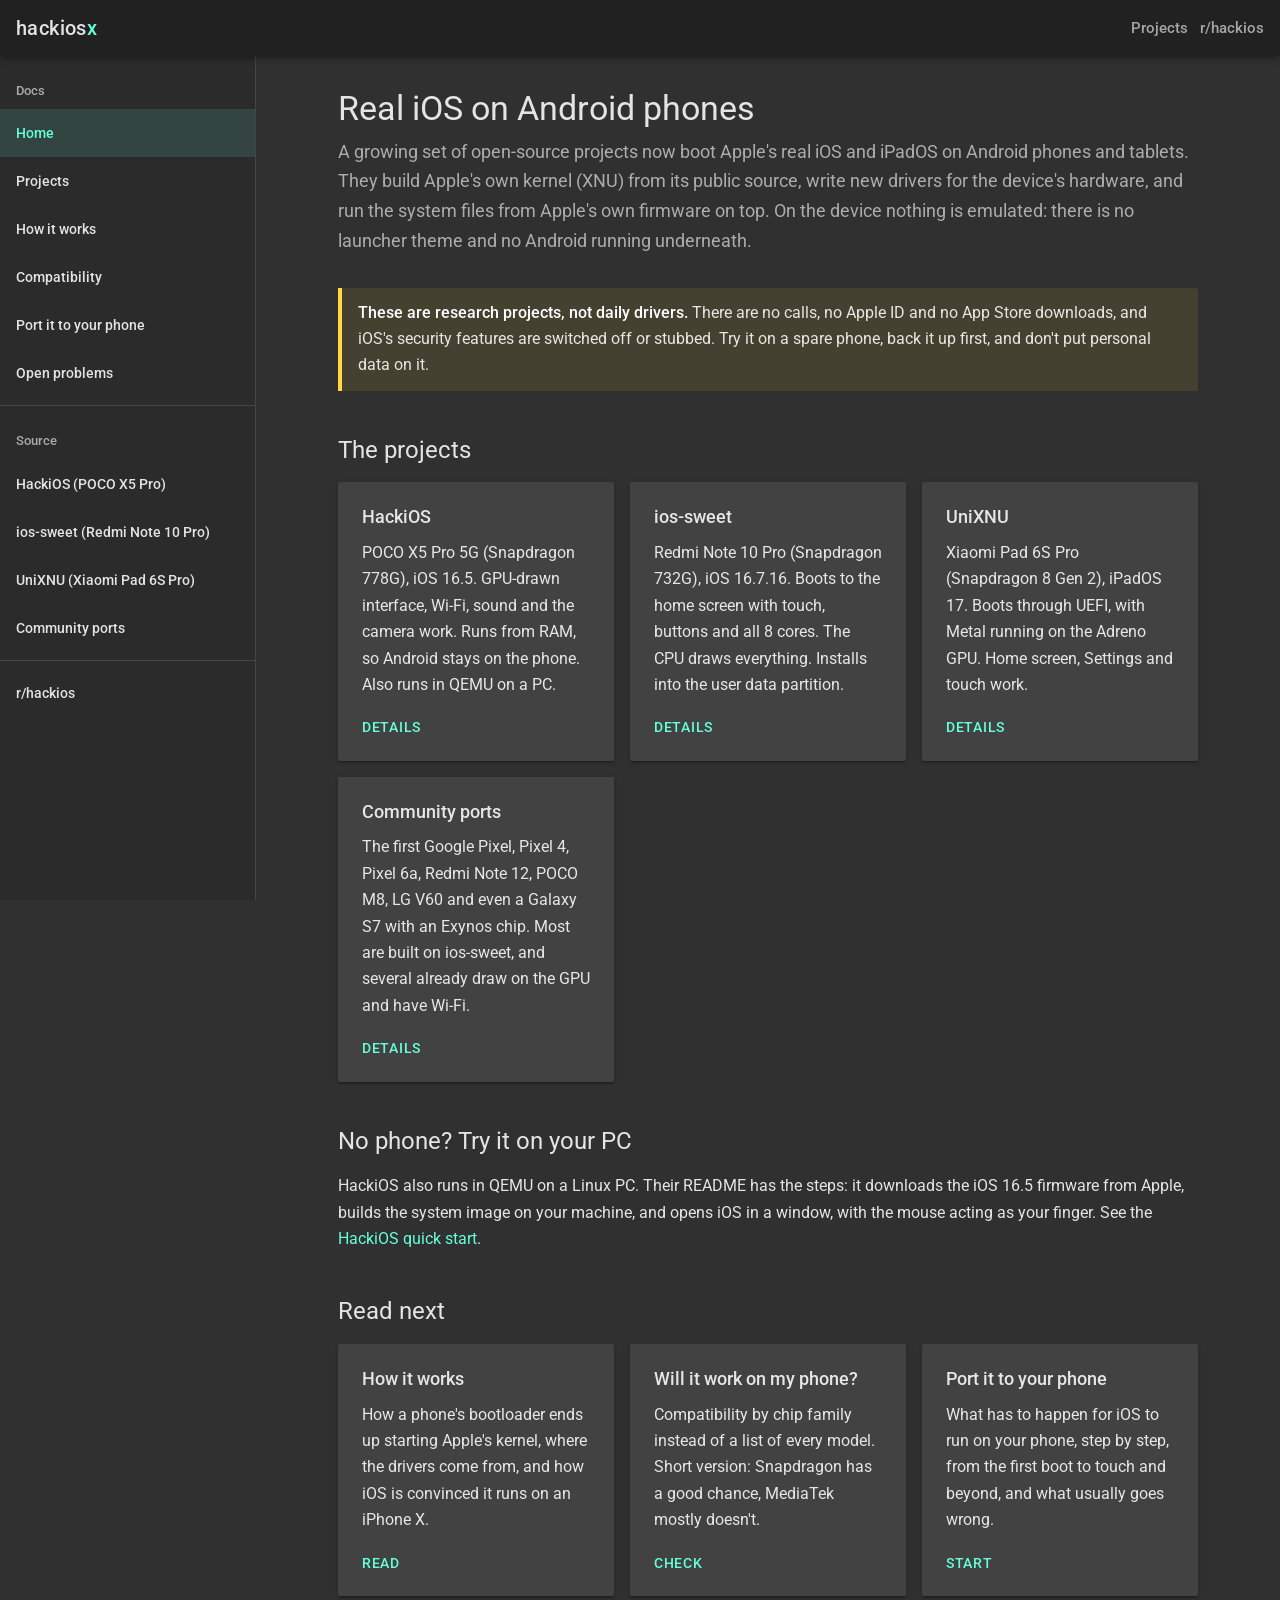
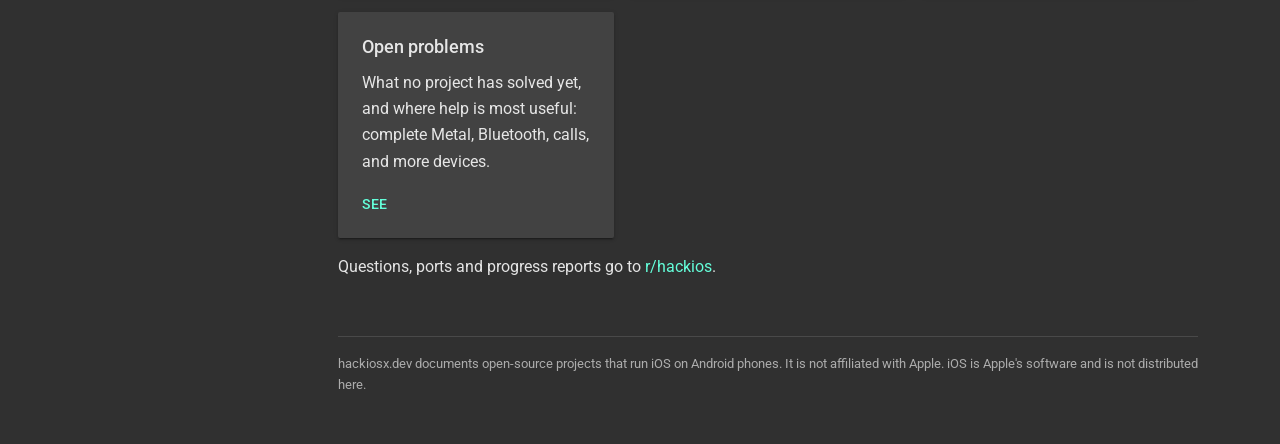
<file: site/index.html>
<!doctype html>
<html lang="en">
<head>
<meta charset="utf-8">
<meta name="viewport" content="width=device-width, initial-scale=1">
<title>hackiosx: iOS on Android phones</title>
<meta name="description" content="Open-source projects that boot Apple&#x27;s real iOS 16 on Snapdragon Android phones: how they work, which phones can run them, and how to port them to yours.">
<meta name="theme-color" content="#212121">
<link rel="icon" href="favicon.svg" type="image/svg+xml">
<link rel="preconnect" href="https://fonts.googleapis.com">
<link rel="preconnect" href="https://fonts.gstatic.com" crossorigin>
<link href="https://fonts.googleapis.com/css2?family=Roboto:wght@400;500&family=Roboto+Mono&display=swap" rel="stylesheet">
<link rel="stylesheet" href="style.css?v=4">
</head>
<body>
<header class="appbar">
<button class="menu-btn" aria-label="Menu" onclick="document.body.classList.toggle('nav-open')"><svg viewBox="0 0 24 24"><path d="M3 18h18v-2H3v2zm0-5h18v-2H3v2zm0-7v2h18V6H3z"/></svg></button>
<a class="brand" href="index.html">hackios<b>x</b></a>
<span class="spacer"></span>
<a class="ext hide-sm" href="projects.html">Projects</a>
<a class="ext" href="https://www.reddit.com/r/hackios/">r/hackios</a>
</header>
<nav class="drawer">
<div class="head">hackios<b style="color:var(--accent);font-weight:500">x</b></div>
<div class="sub">Docs</div>
<a href="index.html" class="active">Home</a>
<a href="projects.html">Projects</a>
<a href="how-it-works.html">How it works</a>
<a href="compatibility.html">Compatibility</a>
<a href="porting.html">Port it to your phone</a>
<a href="future.html">Open problems</a>
<hr>
<div class="sub">Source</div>
<a href="https://github.com/oosexgang/hackios-xnu-kernel">HackiOS (POCO X5 Pro)</a>
<a href="https://github.com/dipa-studio/ios-sweet">ios-sweet (Redmi Note 10 Pro)</a>
<a href="https://github.com/UniXNU/UniXNU">UniXNU (Xiaomi Pad 6S Pro)</a>
<a href="projects.html#community-ports">Community ports</a>
<hr>
<a href="https://www.reddit.com/r/hackios/">r/hackios</a>
</nav>
<div class="scrim" onclick="document.body.classList.remove('nav-open')"></div>
<main><div class="page">
<h1>Real iOS on Android phones</h1>
<p class="lead">A growing set of open-source projects now boot Apple's real iOS and iPadOS on Android phones and tablets. They build Apple's own kernel (XNU) from its public source, write new drivers for the device's hardware, and run the system files from Apple's own firmware on top. On the device nothing is emulated: there is no launcher theme and no Android running underneath.</p>

<div class="warn">
<p><strong>These are research projects, not daily drivers.</strong> There are no calls, no Apple ID and no App Store downloads, and iOS's security features are switched off or stubbed. Try it on a spare phone, back it up first, and don't put personal data on it.</p>
</div>

<h2 id="the-projects">The projects</h2>
<div class="grid">
<a class="card" href="projects.html#hackios">
<h3>HackiOS</h3>
<p>POCO X5 Pro 5G (Snapdragon 778G), iOS 16.5. GPU-drawn interface, Wi-Fi, sound and the camera work. Runs from RAM, so Android stays on the phone. Also runs in QEMU on a PC.</p>
<span class="more">Details</span>
</a>
<a class="card" href="projects.html#ios-sweet">
<h3>ios-sweet</h3>
<p>Redmi Note 10 Pro (Snapdragon 732G), iOS 16.7.16. Boots to the home screen with touch, buttons and all 8 cores. The CPU draws everything. Installs into the user data partition.</p>
<span class="more">Details</span>
</a>
<a class="card" href="projects.html#unixnu">
<h3>UniXNU</h3>
<p>Xiaomi Pad 6S Pro (Snapdragon 8 Gen 2), iPadOS 17. Boots through UEFI, with Metal running on the Adreno GPU. Home screen, Settings and touch work.</p>
<span class="more">Details</span>
</a>
<a class="card" href="projects.html#community-ports">
<h3>Community ports</h3>
<p>The first Google Pixel, Pixel 4, Pixel 6a, Redmi Note 12, POCO M8, LG V60 and even a Galaxy S7 with an Exynos chip. Most are built on ios-sweet, and several already draw on the GPU and have Wi-Fi.</p>
<span class="more">Details</span>
</a>
</div>

<h2 id="no-phone-try-it-on-your-pc">No phone? Try it on your PC</h2>
<p>HackiOS also runs in QEMU on a Linux PC. Their README has the steps: it downloads the iOS 16.5 firmware from Apple, builds the system image on your machine, and opens iOS in a window, with the mouse acting as your finger. See the <a href="https://github.com/oosexgang/hackios-xnu-kernel#quick-start-qemu-no-kernel-build">HackiOS quick start</a>.</p>

<h2 id="read-next">Read next</h2>
<div class="grid">
<a class="card" href="how-it-works.html">
<h3>How it works</h3>
<p>How a phone's bootloader ends up starting Apple's kernel, where the drivers come from, and how iOS is convinced it runs on an iPhone X.</p>
<span class="more">Read</span>
</a>
<a class="card" href="compatibility.html">
<h3>Will it work on my phone?</h3>
<p>Compatibility by chip family instead of a list of every model. Short version: Snapdragon has a good chance, MediaTek mostly doesn't.</p>
<span class="more">Check</span>
</a>
<a class="card" href="porting.html">
<h3>Port it to your phone</h3>
<p>What has to happen for iOS to run on your phone, step by step, from the first boot to touch and beyond, and what usually goes wrong.</p>
<span class="more">Start</span>
</a>
<a class="card" href="future.html">
<h3>Open problems</h3>
<p>What no project has solved yet, and where help is most useful: complete Metal, Bluetooth, calls, and more devices.</p>
<span class="more">See</span>
</a>
</div>

<p>Questions, ports and progress reports go to <a href="https://www.reddit.com/r/hackios/">r/hackios</a>.</p>
<footer>hackiosx.dev documents open-source projects that run iOS on Android phones. It is not affiliated with Apple. iOS is Apple's software and is not distributed here.</footer>
</div></main>
</body>
</html>
</file>
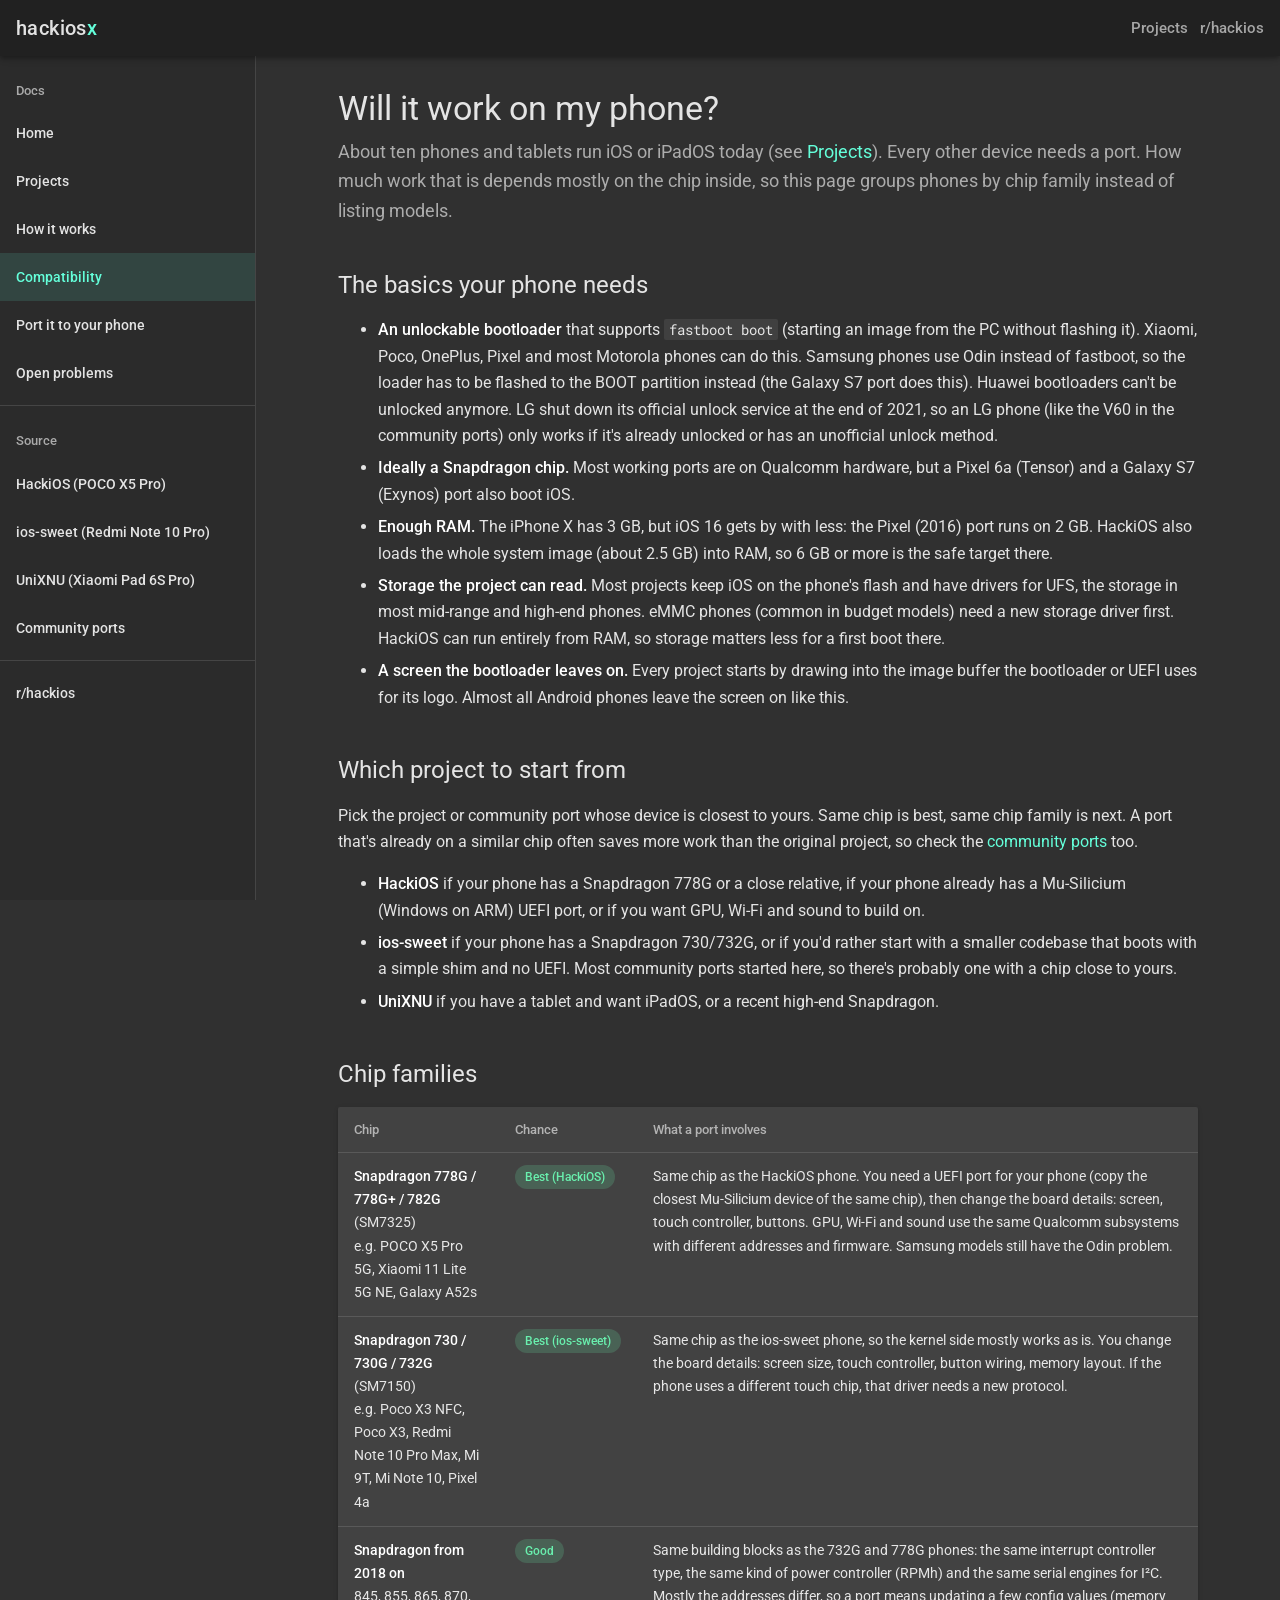
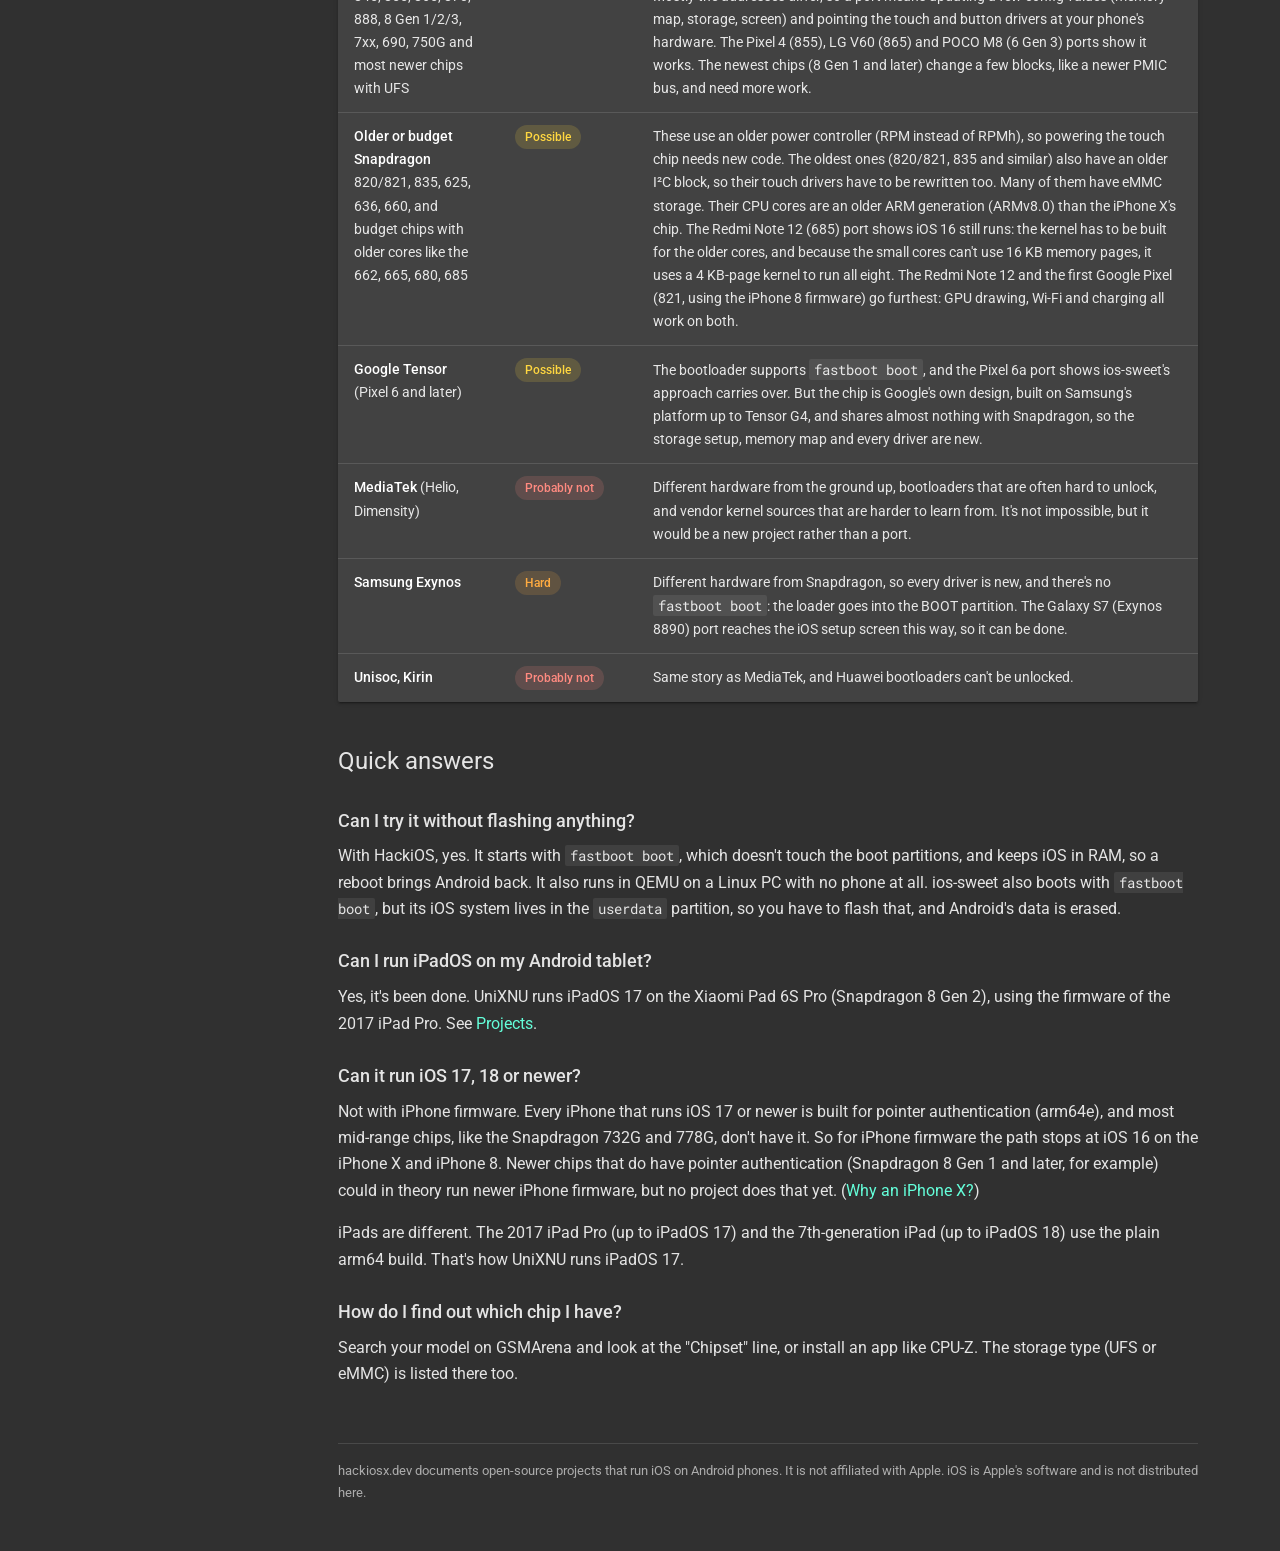
<file: site/compatibility.html>
<!doctype html>
<html lang="en">
<head>
<meta charset="utf-8">
<meta name="viewport" content="width=device-width, initial-scale=1">
<title>Compatibility | hackiosx</title>
<meta name="description" content="Which Android phones could run iOS through HackiOS or ios-sweet, grouped by chip family: Snapdragon, MediaTek, Exynos, Tensor and others.">
<meta name="theme-color" content="#212121">
<link rel="icon" href="favicon.svg" type="image/svg+xml">
<link rel="preconnect" href="https://fonts.googleapis.com">
<link rel="preconnect" href="https://fonts.gstatic.com" crossorigin>
<link href="https://fonts.googleapis.com/css2?family=Roboto:wght@400;500&family=Roboto+Mono&display=swap" rel="stylesheet">
<link rel="stylesheet" href="style.css?v=4">
</head>
<body>
<header class="appbar">
<button class="menu-btn" aria-label="Menu" onclick="document.body.classList.toggle('nav-open')"><svg viewBox="0 0 24 24"><path d="M3 18h18v-2H3v2zm0-5h18v-2H3v2zm0-7v2h18V6H3z"/></svg></button>
<a class="brand" href="index.html">hackios<b>x</b></a>
<span class="spacer"></span>
<a class="ext hide-sm" href="projects.html">Projects</a>
<a class="ext" href="https://www.reddit.com/r/hackios/">r/hackios</a>
</header>
<nav class="drawer">
<div class="head">hackios<b style="color:var(--accent);font-weight:500">x</b></div>
<div class="sub">Docs</div>
<a href="index.html">Home</a>
<a href="projects.html">Projects</a>
<a href="how-it-works.html">How it works</a>
<a href="compatibility.html" class="active">Compatibility</a>
<a href="porting.html">Port it to your phone</a>
<a href="future.html">Open problems</a>
<hr>
<div class="sub">Source</div>
<a href="https://github.com/oosexgang/hackios-xnu-kernel">HackiOS (POCO X5 Pro)</a>
<a href="https://github.com/dipa-studio/ios-sweet">ios-sweet (Redmi Note 10 Pro)</a>
<a href="https://github.com/UniXNU/UniXNU">UniXNU (Xiaomi Pad 6S Pro)</a>
<a href="projects.html#community-ports">Community ports</a>
<hr>
<a href="https://www.reddit.com/r/hackios/">r/hackios</a>
</nav>
<div class="scrim" onclick="document.body.classList.remove('nav-open')"></div>
<main><div class="page">
<h1>Will it work on my phone?</h1>
<p class="lead">About ten phones and tablets run iOS or iPadOS today (see <a href="projects.html">Projects</a>). Every other device needs a port. How much work that is depends mostly on the chip inside, so this page groups phones by chip family instead of listing models.</p>

<h2 id="the-basics-your-phone-needs">The basics your phone needs</h2>
<ul>
<li><strong>An unlockable bootloader</strong> that supports <code>fastboot boot</code> (starting an image from the PC without flashing it). Xiaomi, Poco, OnePlus, Pixel and most Motorola phones can do this. Samsung phones use Odin instead of fastboot, so the loader has to be flashed to the BOOT partition instead (the Galaxy S7 port does this). Huawei bootloaders can't be unlocked anymore. LG shut down its official unlock service at the end of 2021, so an LG phone (like the V60 in the community ports) only works if it's already unlocked or has an unofficial unlock method.</li>
<li><strong>Ideally a Snapdragon chip.</strong> Most working ports are on Qualcomm hardware, but a Pixel 6a (Tensor) and a Galaxy S7 (Exynos) port also boot iOS.</li>
<li><strong>Enough RAM.</strong> The iPhone X has 3 GB, but iOS 16 gets by with less: the Pixel (2016) port runs on 2 GB. HackiOS also loads the whole system image (about 2.5 GB) into RAM, so 6 GB or more is the safe target there.</li>
<li><strong>Storage the project can read.</strong> Most projects keep iOS on the phone's flash and have drivers for UFS, the storage in most mid-range and high-end phones. eMMC phones (common in budget models) need a new storage driver first. HackiOS can run entirely from RAM, so storage matters less for a first boot there.</li>
<li><strong>A screen the bootloader leaves on.</strong> Every project starts by drawing into the image buffer the bootloader or UEFI uses for its logo. Almost all Android phones leave the screen on like this.</li>
</ul>

<h2 id="which-project">Which project to start from</h2>
<p>Pick the project or community port whose device is closest to yours. Same chip is best, same chip family is next. A port that's already on a similar chip often saves more work than the original project, so check the <a href="projects.html#community-ports">community ports</a> too.</p>
<ul>
<li><strong>HackiOS</strong> if your phone has a Snapdragon 778G or a close relative, if your phone already has a Mu-Silicium (Windows on ARM) UEFI port, or if you want GPU, Wi-Fi and sound to build on.</li>
<li><strong>ios-sweet</strong> if your phone has a Snapdragon 730/732G, or if you'd rather start with a smaller codebase that boots with a simple shim and no UEFI. Most community ports started here, so there's probably one with a chip close to yours.</li>
<li><strong>UniXNU</strong> if you have a tablet and want iPadOS, or a recent high-end Snapdragon.</li>
</ul>

<h2 id="chip-families">Chip families</h2>
<div class="table-wrap"><table>
<tr><th>Chip</th><th>Chance</th><th>What a port involves</th></tr>
<tr>
<td><strong>Snapdragon 778G / 778G+ / 782G</strong> (SM7325)<br>e.g. POCO X5 Pro 5G, Xiaomi 11 Lite 5G NE, Galaxy A52s</td>
<td><span class="chip good">Best (HackiOS)</span></td>
<td>Same chip as the HackiOS phone. You need a UEFI port for your phone (copy the closest Mu-Silicium device of the same chip), then change the board details: screen, touch controller, buttons. GPU, Wi-Fi and sound use the same Qualcomm subsystems with different addresses and firmware. Samsung models still have the Odin problem.</td>
</tr>
<tr>
<td><strong>Snapdragon 730 / 730G / 732G</strong> (SM7150)<br>e.g. Poco X3 NFC, Poco X3, Redmi Note 10 Pro Max, Mi 9T, Mi Note 10, Pixel 4a</td>
<td><span class="chip good">Best (ios-sweet)</span></td>
<td>Same chip as the ios-sweet phone, so the kernel side mostly works as is. You change the board details: screen size, touch controller, button wiring, memory layout. If the phone uses a different touch chip, that driver needs a new protocol.</td>
</tr>
<tr>
<td><strong>Snapdragon from 2018 on</strong><br>845, 855, 865, 870, 888, 8 Gen 1/2/3, 7xx, 690, 750G and most newer chips with UFS</td>
<td><span class="chip good">Good</span></td>
<td>Same building blocks as the 732G and 778G phones: the same interrupt controller type, the same kind of power controller (RPMh) and the same serial engines for I²C. Mostly the addresses differ, so a port means updating a few config values (memory map, storage, screen) and pointing the touch and button drivers at your phone's hardware. The Pixel 4 (855), LG V60 (865) and POCO M8 (6 Gen 3) ports show it works. The newest chips (8 Gen 1 and later) change a few blocks, like a newer PMIC bus, and need more work.</td>
</tr>
<tr>
<td><strong>Older or budget Snapdragon</strong><br>820/821, 835, 625, 636, 660, and budget chips with older cores like the 662, 665, 680, 685</td>
<td><span class="chip ok">Possible</span></td>
<td>These use an older power controller (RPM instead of RPMh), so powering the touch chip needs new code. The oldest ones (820/821, 835 and similar) also have an older I²C block, so their touch drivers have to be rewritten too. Many of them have eMMC storage. Their CPU cores are an older ARM generation (ARMv8.0) than the iPhone X's chip. The Redmi Note 12 (685) port shows iOS 16 still runs: the kernel has to be built for the older cores, and because the small cores can't use 16 KB memory pages, it uses a 4 KB-page kernel to run all eight. The Redmi Note 12 and the first Google Pixel (821, using the iPhone 8 firmware) go furthest: GPU drawing, Wi-Fi and charging all work on both.</td>
</tr>
<tr>
<td><strong>Google Tensor</strong> (Pixel 6 and later)</td>
<td><span class="chip ok">Possible</span></td>
<td>The bootloader supports <code>fastboot boot</code>, and the Pixel 6a port shows ios-sweet's approach carries over. But the chip is Google's own design, built on Samsung's platform up to Tensor G4, and shares almost nothing with Snapdragon, so the storage setup, memory map and every driver are new.</td>
</tr>
<tr>
<td><strong>MediaTek</strong> (Helio, Dimensity)</td>
<td><span class="chip no">Probably not</span></td>
<td>Different hardware from the ground up, bootloaders that are often hard to unlock, and vendor kernel sources that are harder to learn from. It's not impossible, but it would be a new project rather than a port.</td>
</tr>
<tr>
<td><strong>Samsung Exynos</strong></td>
<td><span class="chip hard">Hard</span></td>
<td>Different hardware from Snapdragon, so every driver is new, and there's no <code>fastboot boot</code>: the loader goes into the BOOT partition. The Galaxy S7 (Exynos 8890) port reaches the iOS setup screen this way, so it can be done.</td>
</tr>
<tr>
<td><strong>Unisoc, Kirin</strong></td>
<td><span class="chip no">Probably not</span></td>
<td>Same story as MediaTek, and Huawei bootloaders can't be unlocked.</td>
</tr>
</table></div>

<h2 id="quick-answers">Quick answers</h2>
<h3>Can I try it without flashing anything?</h3>
<p>With HackiOS, yes. It starts with <code>fastboot boot</code>, which doesn't touch the boot partitions, and keeps iOS in RAM, so a reboot brings Android back. It also runs in QEMU on a Linux PC with no phone at all. ios-sweet also boots with <code>fastboot boot</code>, but its iOS system lives in the <code>userdata</code> partition, so you have to flash that, and Android's data is erased.</p>
<h3>Can I run iPadOS on my Android tablet?</h3>
<p>Yes, it's been done. UniXNU runs iPadOS 17 on the Xiaomi Pad 6S Pro (Snapdragon 8 Gen 2), using the firmware of the 2017 iPad Pro. See <a href="projects.html#unixnu">Projects</a>.</p>
<h3>Can it run iOS 17, 18 or newer?</h3>
<p>Not with iPhone firmware. Every iPhone that runs iOS 17 or newer is built for pointer authentication (arm64e), and most mid-range chips, like the Snapdragon 732G and 778G, don't have it. So for iPhone firmware the path stops at iOS 16 on the iPhone X and iPhone 8. Newer chips that do have pointer authentication (Snapdragon 8 Gen 1 and later, for example) could in theory run newer iPhone firmware, but no project does that yet. (<a href="how-it-works.html#why-an-iphone-x">Why an iPhone X?</a>)</p>
<p>iPads are different. The 2017 iPad Pro (up to iPadOS 17) and the 7th-generation iPad (up to iPadOS 18) use the plain arm64 build. That's how UniXNU runs iPadOS 17.</p>
<h3>How do I find out which chip I have?</h3>
<p>Search your model on GSMArena and look at the "Chipset" line, or install an app like CPU-Z. The storage type (UFS or eMMC) is listed there too.</p>
<footer>hackiosx.dev documents open-source projects that run iOS on Android phones. It is not affiliated with Apple. iOS is Apple's software and is not distributed here.</footer>
</div></main>
</body>
</html>
</file>
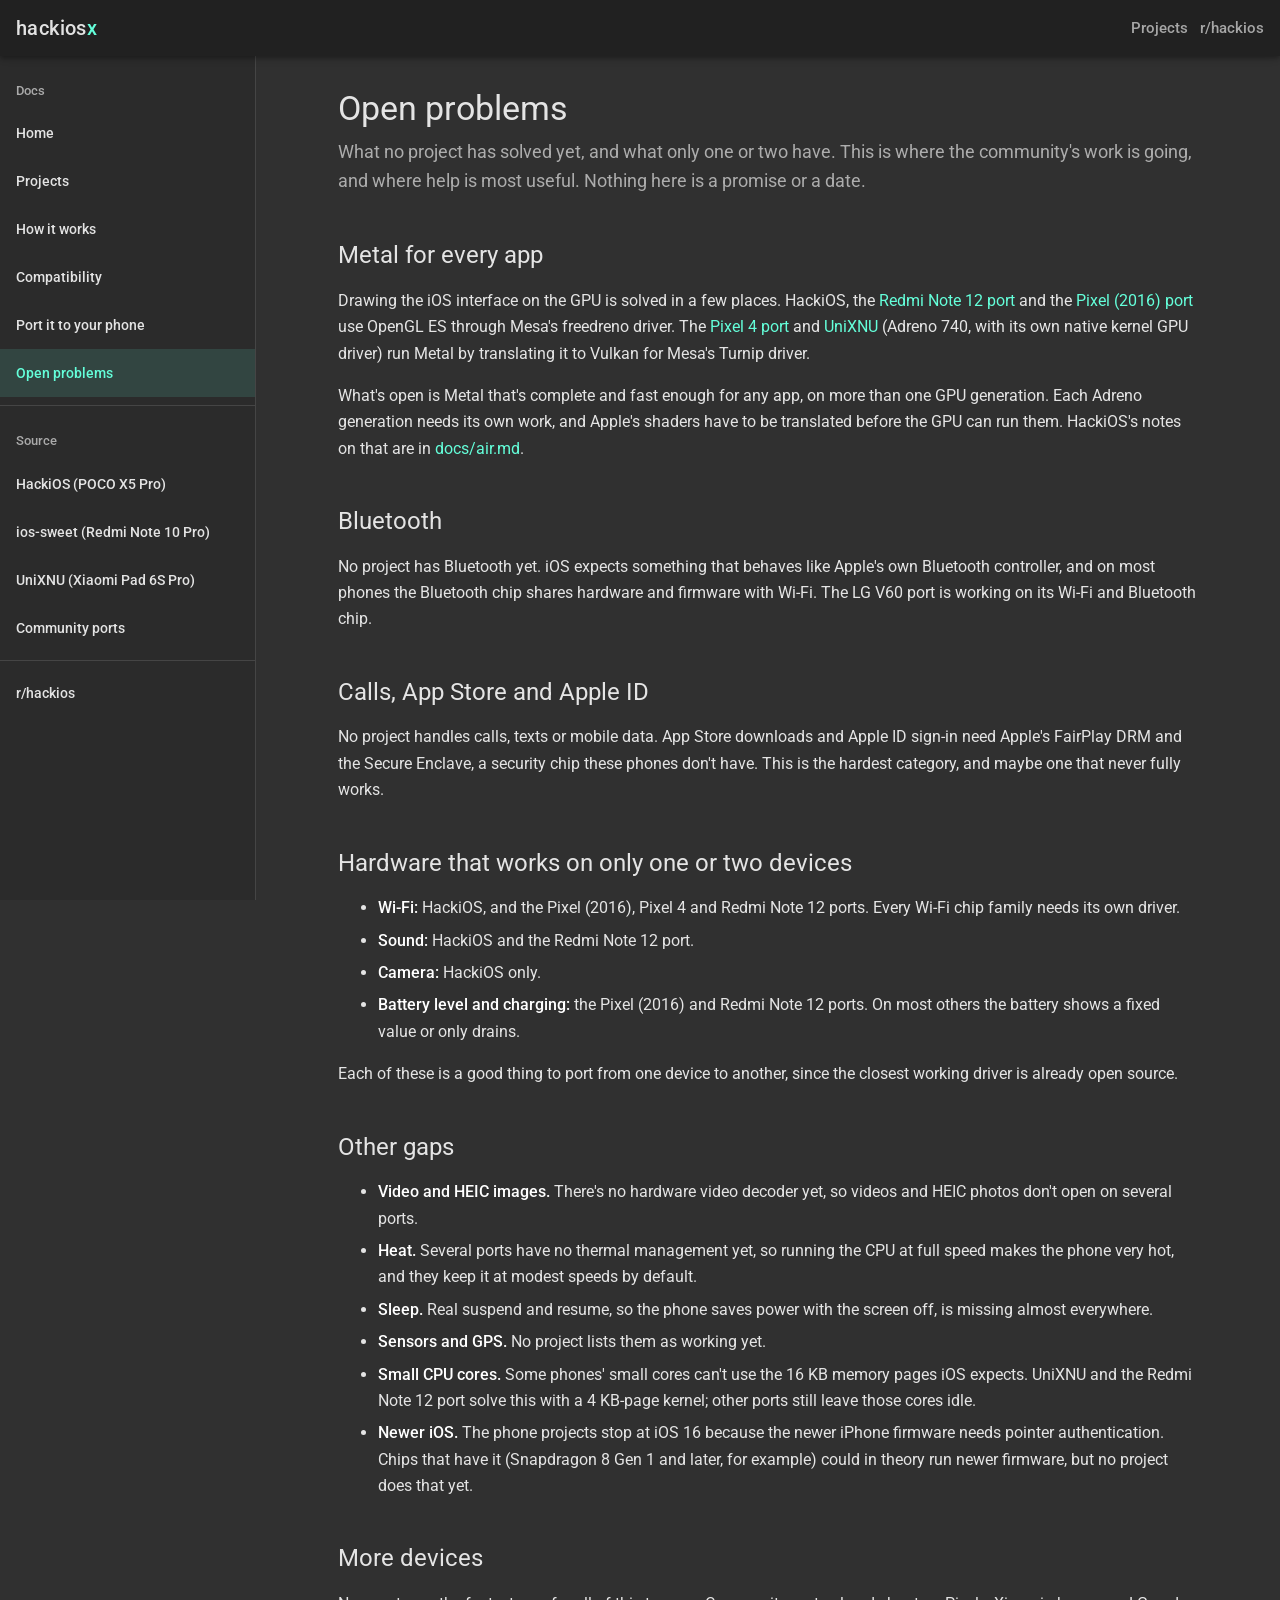
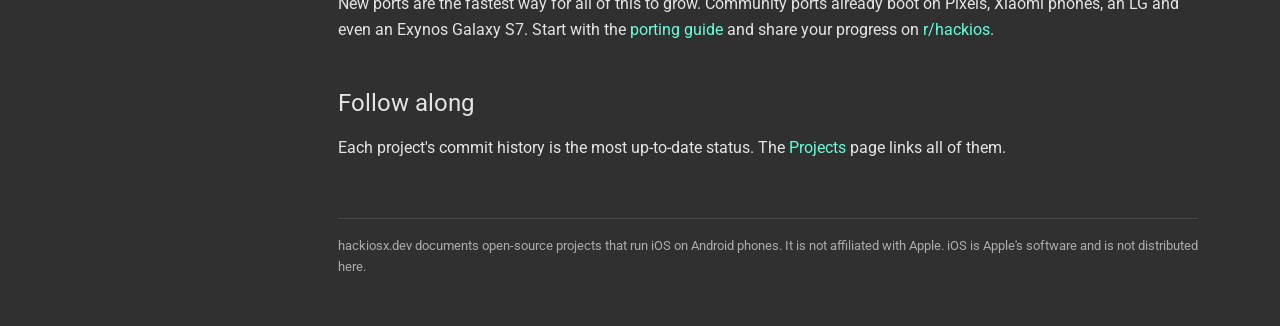
<file: site/future.html>
<!doctype html>
<html lang="en">
<head>
<meta charset="utf-8">
<meta name="viewport" content="width=device-width, initial-scale=1">
<title>Open problems | hackiosx</title>
<meta name="description" content="What no project has solved yet: complete Metal, Bluetooth, calls and Apple services, and hardware that works on only one or two devices.">
<meta name="theme-color" content="#212121">
<link rel="icon" href="favicon.svg" type="image/svg+xml">
<link rel="preconnect" href="https://fonts.googleapis.com">
<link rel="preconnect" href="https://fonts.gstatic.com" crossorigin>
<link href="https://fonts.googleapis.com/css2?family=Roboto:wght@400;500&family=Roboto+Mono&display=swap" rel="stylesheet">
<link rel="stylesheet" href="style.css?v=4">
</head>
<body>
<header class="appbar">
<button class="menu-btn" aria-label="Menu" onclick="document.body.classList.toggle('nav-open')"><svg viewBox="0 0 24 24"><path d="M3 18h18v-2H3v2zm0-5h18v-2H3v2zm0-7v2h18V6H3z"/></svg></button>
<a class="brand" href="index.html">hackios<b>x</b></a>
<span class="spacer"></span>
<a class="ext hide-sm" href="projects.html">Projects</a>
<a class="ext" href="https://www.reddit.com/r/hackios/">r/hackios</a>
</header>
<nav class="drawer">
<div class="head">hackios<b style="color:var(--accent);font-weight:500">x</b></div>
<div class="sub">Docs</div>
<a href="index.html">Home</a>
<a href="projects.html">Projects</a>
<a href="how-it-works.html">How it works</a>
<a href="compatibility.html">Compatibility</a>
<a href="porting.html">Port it to your phone</a>
<a href="future.html" class="active">Open problems</a>
<hr>
<div class="sub">Source</div>
<a href="https://github.com/oosexgang/hackios-xnu-kernel">HackiOS (POCO X5 Pro)</a>
<a href="https://github.com/dipa-studio/ios-sweet">ios-sweet (Redmi Note 10 Pro)</a>
<a href="https://github.com/UniXNU/UniXNU">UniXNU (Xiaomi Pad 6S Pro)</a>
<a href="projects.html#community-ports">Community ports</a>
<hr>
<a href="https://www.reddit.com/r/hackios/">r/hackios</a>
</nav>
<div class="scrim" onclick="document.body.classList.remove('nav-open')"></div>
<main><div class="page">
<h1>Open problems</h1>
<p class="lead">What no project has solved yet, and what only one or two have. This is where the community's work is going, and where help is most useful. Nothing here is a promise or a date.</p>

<h2 id="metal">Metal for every app</h2>
<p>Drawing the iOS interface on the GPU is solved in a few places. HackiOS, the <a href="https://github.com/MakrSas/ios-topaz">Redmi Note 12 port</a> and the <a href="https://github.com/joranv1/ios-sailfish">Pixel (2016) port</a> use OpenGL ES through Mesa's freedreno driver. The <a href="https://github.com/NWylynko/ios-flame">Pixel 4 port</a> and <a href="https://github.com/UniXNU/NativeAdreno">UniXNU</a> (Adreno 740, with its own native kernel GPU driver) run Metal by translating it to Vulkan for Mesa's Turnip driver.</p>
<p>What's open is Metal that's complete and fast enough for any app, on more than one GPU generation. Each Adreno generation needs its own work, and Apple's shaders have to be translated before the GPU can run them. HackiOS's notes on that are in <a href="https://github.com/oosexgang/hackios-xnu-userland/blob/main/docs/air.md">docs/air.md</a>.</p>

<h2 id="bluetooth">Bluetooth</h2>
<p>No project has Bluetooth yet. iOS expects something that behaves like Apple's own Bluetooth controller, and on most phones the Bluetooth chip shares hardware and firmware with Wi-Fi. The LG V60 port is working on its Wi-Fi and Bluetooth chip.</p>

<h2 id="calls-and-apple-services">Calls, App Store and Apple ID</h2>
<p>No project handles calls, texts or mobile data. App Store downloads and Apple ID sign-in need Apple's FairPlay DRM and the Secure Enclave, a security chip these phones don't have. This is the hardest category, and maybe one that never fully works.</p>

<h2 id="hardware-on-few-devices">Hardware that works on only one or two devices</h2>
<ul>
<li><strong>Wi-Fi:</strong> HackiOS, and the Pixel (2016), Pixel 4 and Redmi Note 12 ports. Every Wi-Fi chip family needs its own driver.</li>
<li><strong>Sound:</strong> HackiOS and the Redmi Note 12 port.</li>
<li><strong>Camera:</strong> HackiOS only.</li>
<li><strong>Battery level and charging:</strong> the Pixel (2016) and Redmi Note 12 ports. On most others the battery shows a fixed value or only drains.</li>
</ul>
<p>Each of these is a good thing to port from one device to another, since the closest working driver is already open source.</p>

<h2 id="other-gaps">Other gaps</h2>
<ul>
<li><strong>Video and HEIC images.</strong> There's no hardware video decoder yet, so videos and HEIC photos don't open on several ports.</li>
<li><strong>Heat.</strong> Several ports have no thermal management yet, so running the CPU at full speed makes the phone very hot, and they keep it at modest speeds by default.</li>
<li><strong>Sleep.</strong> Real suspend and resume, so the phone saves power with the screen off, is missing almost everywhere.</li>
<li><strong>Sensors and GPS.</strong> No project lists them as working yet.</li>
<li><strong>Small CPU cores.</strong> Some phones' small cores can't use the 16 KB memory pages iOS expects. UniXNU and the Redmi Note 12 port solve this with a 4 KB-page kernel; other ports still leave those cores idle.</li>
<li><strong>Newer iOS.</strong> The phone projects stop at iOS 16 because the newer iPhone firmware needs pointer authentication. Chips that have it (Snapdragon 8 Gen 1 and later, for example) could in theory run newer firmware, but no project does that yet.</li>
</ul>

<h2 id="more-devices">More devices</h2>
<p>New ports are the fastest way for all of this to grow. Community ports already boot on Pixels, Xiaomi phones, an LG and even an Exynos Galaxy S7. Start with the <a href="porting.html">porting guide</a> and share your progress on <a href="https://www.reddit.com/r/hackios/">r/hackios</a>.</p>

<h2 id="follow-along">Follow along</h2>
<p>Each project's commit history is the most up-to-date status. The <a href="projects.html">Projects</a> page links all of them.</p>
<footer>hackiosx.dev documents open-source projects that run iOS on Android phones. It is not affiliated with Apple. iOS is Apple's software and is not distributed here.</footer>
</div></main>
</body>
</html>
</file>
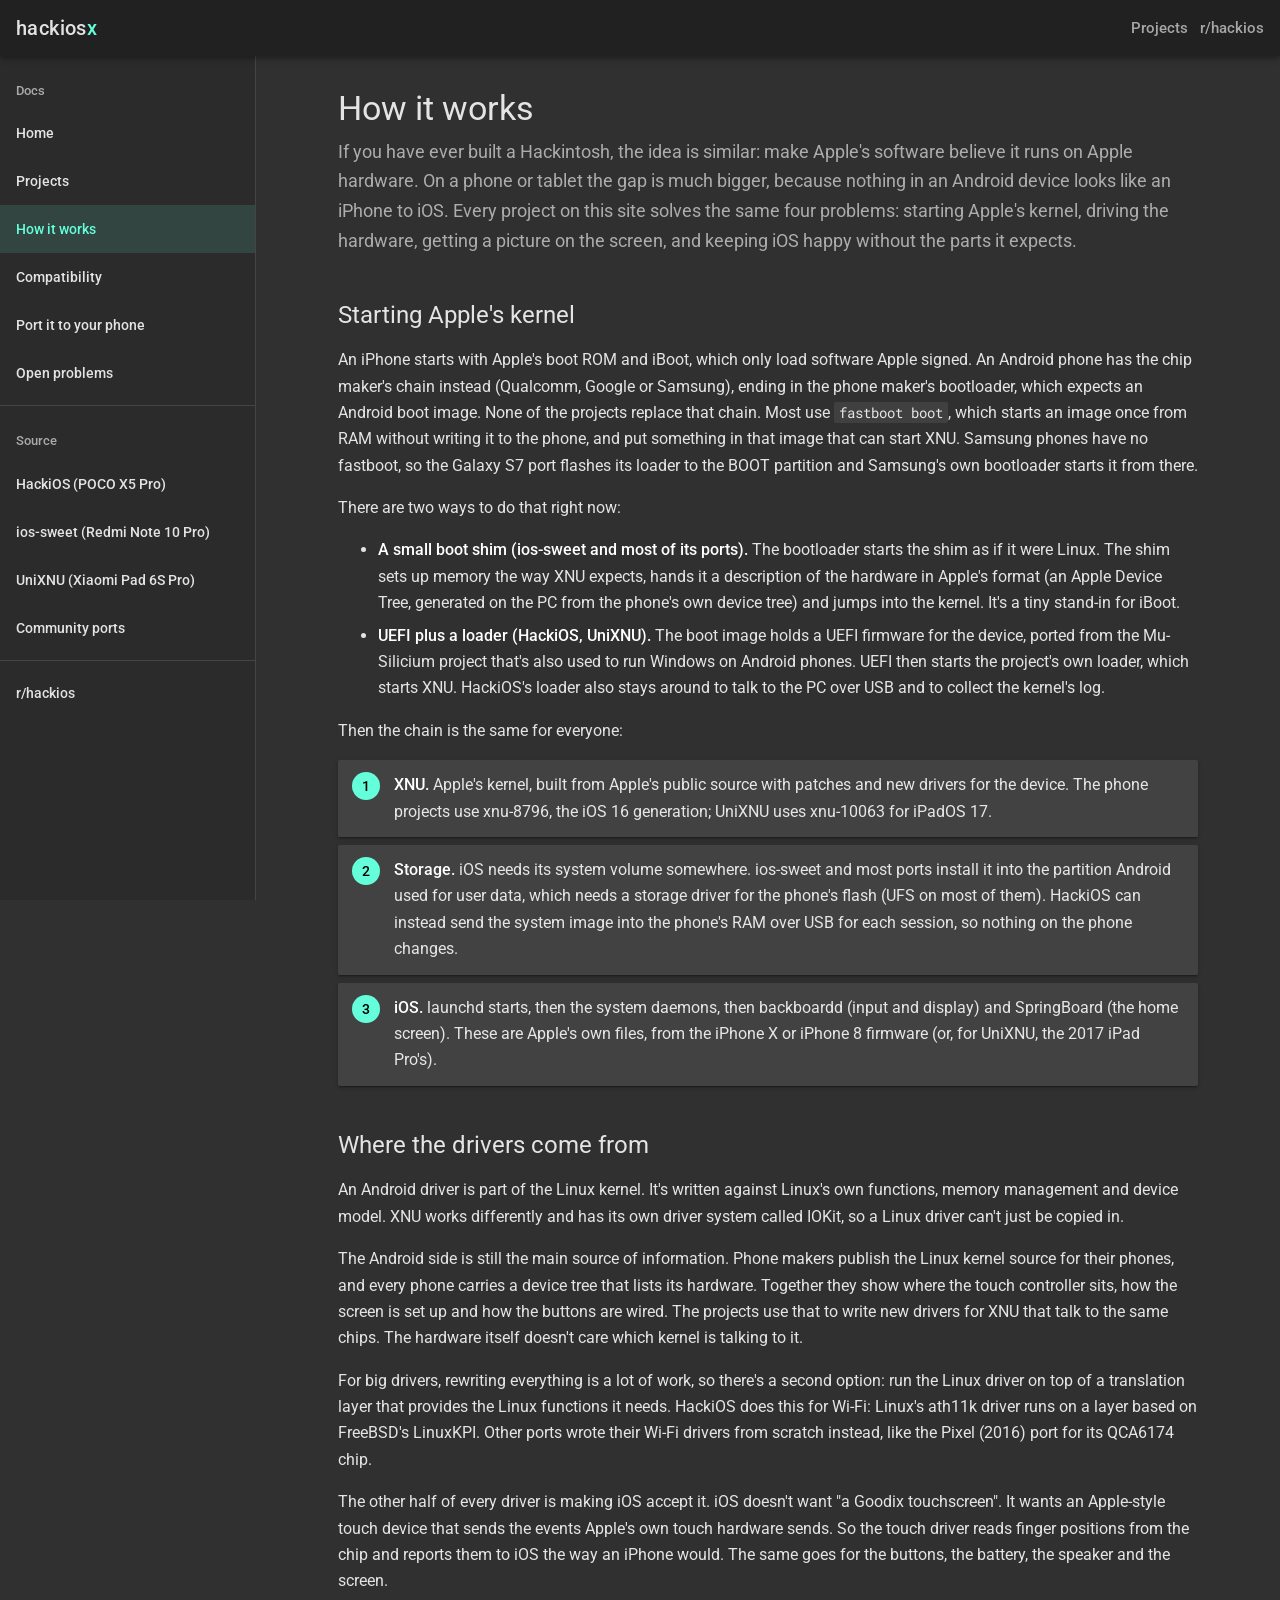
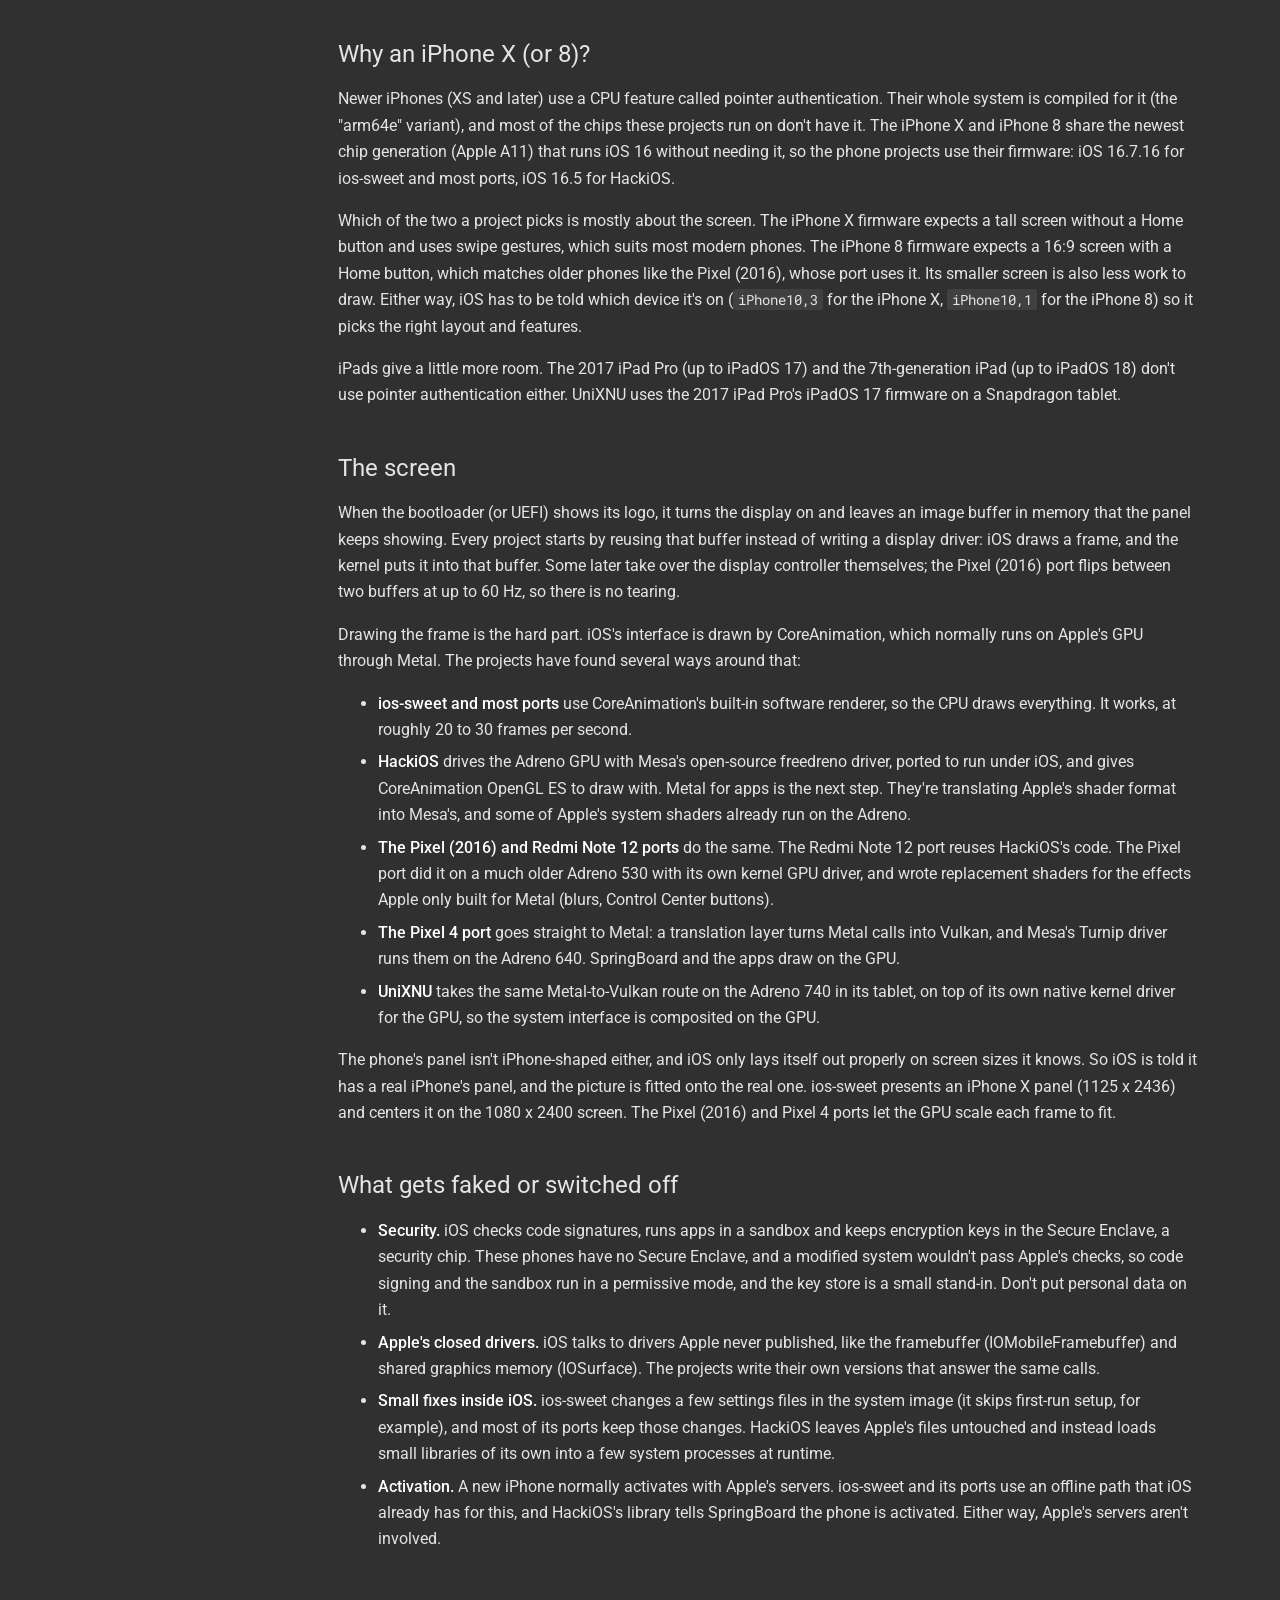
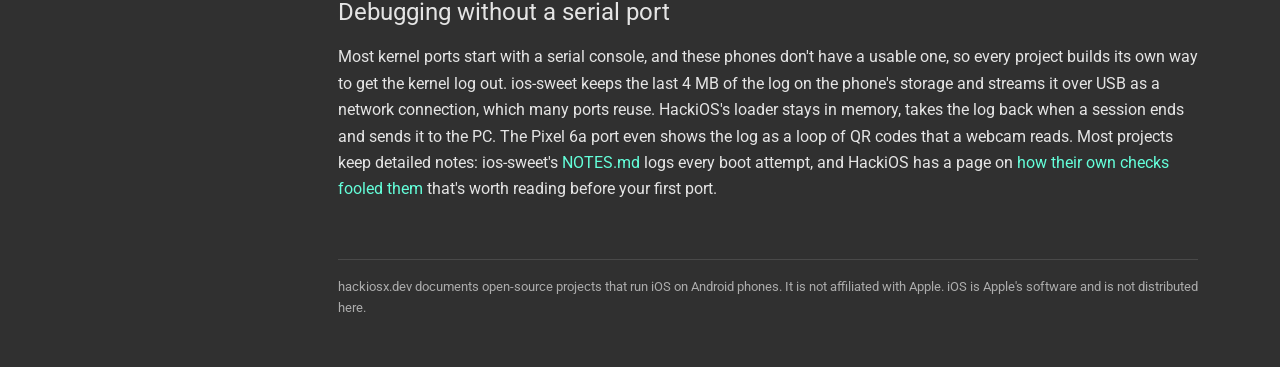
<file: site/how-it-works.html>
<!doctype html>
<html lang="en">
<head>
<meta charset="utf-8">
<meta name="viewport" content="width=device-width, initial-scale=1">
<title>How it works | hackiosx</title>
<meta name="description" content="How Apple&#x27;s iOS kernel ends up running on a Snapdragon phone, written for people who are not kernel developers.">
<meta name="theme-color" content="#212121">
<link rel="icon" href="favicon.svg" type="image/svg+xml">
<link rel="preconnect" href="https://fonts.googleapis.com">
<link rel="preconnect" href="https://fonts.gstatic.com" crossorigin>
<link href="https://fonts.googleapis.com/css2?family=Roboto:wght@400;500&family=Roboto+Mono&display=swap" rel="stylesheet">
<link rel="stylesheet" href="style.css?v=4">
</head>
<body>
<header class="appbar">
<button class="menu-btn" aria-label="Menu" onclick="document.body.classList.toggle('nav-open')"><svg viewBox="0 0 24 24"><path d="M3 18h18v-2H3v2zm0-5h18v-2H3v2zm0-7v2h18V6H3z"/></svg></button>
<a class="brand" href="index.html">hackios<b>x</b></a>
<span class="spacer"></span>
<a class="ext hide-sm" href="projects.html">Projects</a>
<a class="ext" href="https://www.reddit.com/r/hackios/">r/hackios</a>
</header>
<nav class="drawer">
<div class="head">hackios<b style="color:var(--accent);font-weight:500">x</b></div>
<div class="sub">Docs</div>
<a href="index.html">Home</a>
<a href="projects.html">Projects</a>
<a href="how-it-works.html" class="active">How it works</a>
<a href="compatibility.html">Compatibility</a>
<a href="porting.html">Port it to your phone</a>
<a href="future.html">Open problems</a>
<hr>
<div class="sub">Source</div>
<a href="https://github.com/oosexgang/hackios-xnu-kernel">HackiOS (POCO X5 Pro)</a>
<a href="https://github.com/dipa-studio/ios-sweet">ios-sweet (Redmi Note 10 Pro)</a>
<a href="https://github.com/UniXNU/UniXNU">UniXNU (Xiaomi Pad 6S Pro)</a>
<a href="projects.html#community-ports">Community ports</a>
<hr>
<a href="https://www.reddit.com/r/hackios/">r/hackios</a>
</nav>
<div class="scrim" onclick="document.body.classList.remove('nav-open')"></div>
<main><div class="page">
<h1>How it works</h1>
<p class="lead">If you have ever built a Hackintosh, the idea is similar: make Apple's software believe it runs on Apple hardware. On a phone or tablet the gap is much bigger, because nothing in an Android device looks like an iPhone to iOS. Every project on this site solves the same four problems: starting Apple's kernel, driving the hardware, getting a picture on the screen, and keeping iOS happy without the parts it expects.</p>

<h2 id="the-boot-chain">Starting Apple's kernel</h2>
<p>An iPhone starts with Apple's boot ROM and iBoot, which only load software Apple signed. An Android phone has the chip maker's chain instead (Qualcomm, Google or Samsung), ending in the phone maker's bootloader, which expects an Android boot image. None of the projects replace that chain. Most use <code>fastboot boot</code>, which starts an image once from RAM without writing it to the phone, and put something in that image that can start XNU. Samsung phones have no fastboot, so the Galaxy S7 port flashes its loader to the BOOT partition and Samsung's own bootloader starts it from there.</p>
<p>There are two ways to do that right now:</p>
<ul>
<li><strong>A small boot shim (ios-sweet and most of its ports).</strong> The bootloader starts the shim as if it were Linux. The shim sets up memory the way XNU expects, hands it a description of the hardware in Apple's format (an Apple Device Tree, generated on the PC from the phone's own device tree) and jumps into the kernel. It's a tiny stand-in for iBoot.</li>
<li><strong>UEFI plus a loader (HackiOS, UniXNU).</strong> The boot image holds a UEFI firmware for the device, ported from the Mu-Silicium project that's also used to run Windows on Android phones. UEFI then starts the project's own loader, which starts XNU. HackiOS's loader also stays around to talk to the PC over USB and to collect the kernel's log.</li>
</ul>
<p>Then the chain is the same for everyone:</p>
<ol class="chain">
<li><strong>XNU.</strong> Apple's kernel, built from Apple's public source with patches and new drivers for the device. The phone projects use xnu-8796, the iOS 16 generation; UniXNU uses xnu-10063 for iPadOS 17.</li>
<li><strong>Storage.</strong> iOS needs its system volume somewhere. ios-sweet and most ports install it into the partition Android used for user data, which needs a storage driver for the phone's flash (UFS on most of them). HackiOS can instead send the system image into the phone's RAM over USB for each session, so nothing on the phone changes.</li>
<li><strong>iOS.</strong> launchd starts, then the system daemons, then backboardd (input and display) and SpringBoard (the home screen). These are Apple's own files, from the iPhone X or iPhone 8 firmware (or, for UniXNU, the 2017 iPad Pro's).</li>
</ol>

<h2 id="drivers">Where the drivers come from</h2>
<p>An Android driver is part of the Linux kernel. It's written against Linux's own functions, memory management and device model. XNU works differently and has its own driver system called IOKit, so a Linux driver can't just be copied in.</p>
<p>The Android side is still the main source of information. Phone makers publish the Linux kernel source for their phones, and every phone carries a device tree that lists its hardware. Together they show where the touch controller sits, how the screen is set up and how the buttons are wired. The projects use that to write new drivers for XNU that talk to the same chips. The hardware itself doesn't care which kernel is talking to it.</p>
<p>For big drivers, rewriting everything is a lot of work, so there's a second option: run the Linux driver on top of a translation layer that provides the Linux functions it needs. HackiOS does this for Wi-Fi: Linux's ath11k driver runs on a layer based on FreeBSD's LinuxKPI. Other ports wrote their Wi-Fi drivers from scratch instead, like the Pixel (2016) port for its QCA6174 chip.</p>
<p>The other half of every driver is making iOS accept it. iOS doesn't want "a Goodix touchscreen". It wants an Apple-style touch device that sends the events Apple's own touch hardware sends. So the touch driver reads finger positions from the chip and reports them to iOS the way an iPhone would. The same goes for the buttons, the battery, the speaker and the screen.</p>

<h2 id="why-an-iphone-x">Why an iPhone X (or 8)?</h2>
<p>Newer iPhones (XS and later) use a CPU feature called pointer authentication. Their whole system is compiled for it (the "arm64e" variant), and most of the chips these projects run on don't have it. The iPhone X and iPhone 8 share the newest chip generation (Apple A11) that runs iOS 16 without needing it, so the phone projects use their firmware: iOS 16.7.16 for ios-sweet and most ports, iOS 16.5 for HackiOS.</p>
<p>Which of the two a project picks is mostly about the screen. The iPhone X firmware expects a tall screen without a Home button and uses swipe gestures, which suits most modern phones. The iPhone 8 firmware expects a 16:9 screen with a Home button, which matches older phones like the Pixel (2016), whose port uses it. Its smaller screen is also less work to draw. Either way, iOS has to be told which device it's on (<code>iPhone10,3</code> for the iPhone X, <code>iPhone10,1</code> for the iPhone 8) so it picks the right layout and features.</p>
<p>iPads give a little more room. The 2017 iPad Pro (up to iPadOS 17) and the 7th-generation iPad (up to iPadOS 18) don't use pointer authentication either. UniXNU uses the 2017 iPad Pro's iPadOS 17 firmware on a Snapdragon tablet.</p>

<h2 id="the-screen">The screen</h2>
<p>When the bootloader (or UEFI) shows its logo, it turns the display on and leaves an image buffer in memory that the panel keeps showing. Every project starts by reusing that buffer instead of writing a display driver: iOS draws a frame, and the kernel puts it into that buffer. Some later take over the display controller themselves; the Pixel (2016) port flips between two buffers at up to 60 Hz, so there is no tearing.</p>
<p>Drawing the frame is the hard part. iOS's interface is drawn by CoreAnimation, which normally runs on Apple's GPU through Metal. The projects have found several ways around that:</p>
<ul>
<li><strong>ios-sweet and most ports</strong> use CoreAnimation's built-in software renderer, so the CPU draws everything. It works, at roughly 20 to 30 frames per second.</li>
<li><strong>HackiOS</strong> drives the Adreno GPU with Mesa's open-source freedreno driver, ported to run under iOS, and gives CoreAnimation OpenGL ES to draw with. Metal for apps is the next step. They're translating Apple's shader format into Mesa's, and some of Apple's system shaders already run on the Adreno.</li>
<li><strong>The Pixel (2016) and Redmi Note 12 ports</strong> do the same. The Redmi Note 12 port reuses HackiOS's code. The Pixel port did it on a much older Adreno 530 with its own kernel GPU driver, and wrote replacement shaders for the effects Apple only built for Metal (blurs, Control Center buttons).</li>
<li><strong>The Pixel 4 port</strong> goes straight to Metal: a translation layer turns Metal calls into Vulkan, and Mesa's Turnip driver runs them on the Adreno 640. SpringBoard and the apps draw on the GPU.</li>
<li><strong>UniXNU</strong> takes the same Metal-to-Vulkan route on the Adreno 740 in its tablet, on top of its own native kernel driver for the GPU, so the system interface is composited on the GPU.</li>
</ul>
<p>The phone's panel isn't iPhone-shaped either, and iOS only lays itself out properly on screen sizes it knows. So iOS is told it has a real iPhone's panel, and the picture is fitted onto the real one. ios-sweet presents an iPhone X panel (1125 x 2436) and centers it on the 1080 x 2400 screen. The Pixel (2016) and Pixel 4 ports let the GPU scale each frame to fit.</p>

<h2 id="what-had-to-be-faked-or-switched-off">What gets faked or switched off</h2>
<ul>
<li><strong>Security.</strong> iOS checks code signatures, runs apps in a sandbox and keeps encryption keys in the Secure Enclave, a security chip. These phones have no Secure Enclave, and a modified system wouldn't pass Apple's checks, so code signing and the sandbox run in a permissive mode, and the key store is a small stand-in. Don't put personal data on it.</li>
<li><strong>Apple's closed drivers.</strong> iOS talks to drivers Apple never published, like the framebuffer (IOMobileFramebuffer) and shared graphics memory (IOSurface). The projects write their own versions that answer the same calls.</li>
<li><strong>Small fixes inside iOS.</strong> ios-sweet changes a few settings files in the system image (it skips first-run setup, for example), and most of its ports keep those changes. HackiOS leaves Apple's files untouched and instead loads small libraries of its own into a few system processes at runtime.</li>
<li><strong>Activation.</strong> A new iPhone normally activates with Apple's servers. ios-sweet and its ports use an offline path that iOS already has for this, and HackiOS's library tells SpringBoard the phone is activated. Either way, Apple's servers aren't involved.</li>
</ul>

<h2 id="debugging">Debugging without a serial port</h2>
<p>Most kernel ports start with a serial console, and these phones don't have a usable one, so every project builds its own way to get the kernel log out. ios-sweet keeps the last 4 MB of the log on the phone's storage and streams it over USB as a network connection, which many ports reuse. HackiOS's loader stays in memory, takes the log back when a session ends and sends it to the PC. The Pixel 6a port even shows the log as a loop of QR codes that a webcam reads. Most projects keep detailed notes: ios-sweet's <a href="https://github.com/dipa-studio/ios-sweet/blob/main/NOTES.md">NOTES.md</a> logs every boot attempt, and HackiOS has a page on <a href="https://github.com/oosexgang/hackios-xnu-kernel/blob/main/docs/checks.md">how their own checks fooled them</a> that's worth reading before your first port.</p>
<footer>hackiosx.dev documents open-source projects that run iOS on Android phones. It is not affiliated with Apple. iOS is Apple's software and is not distributed here.</footer>
</div></main>
</body>
</html>
</file>
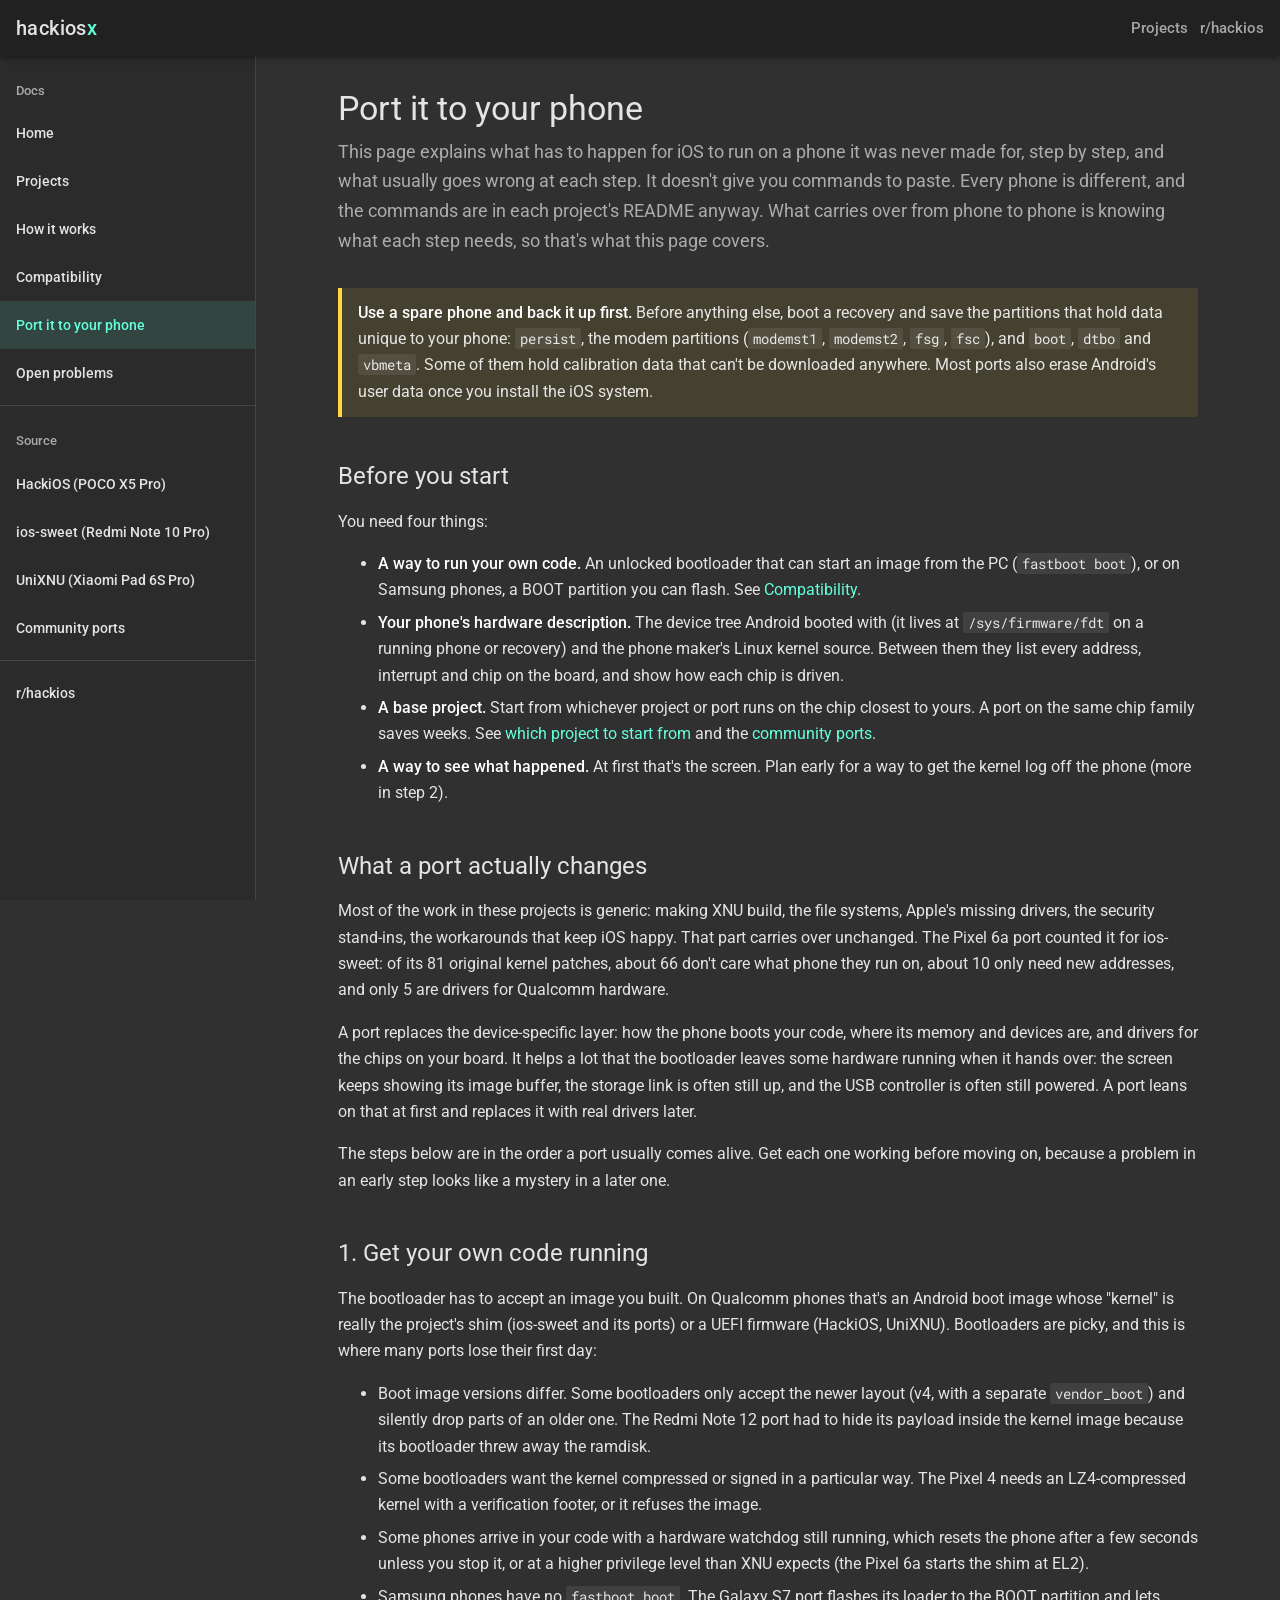
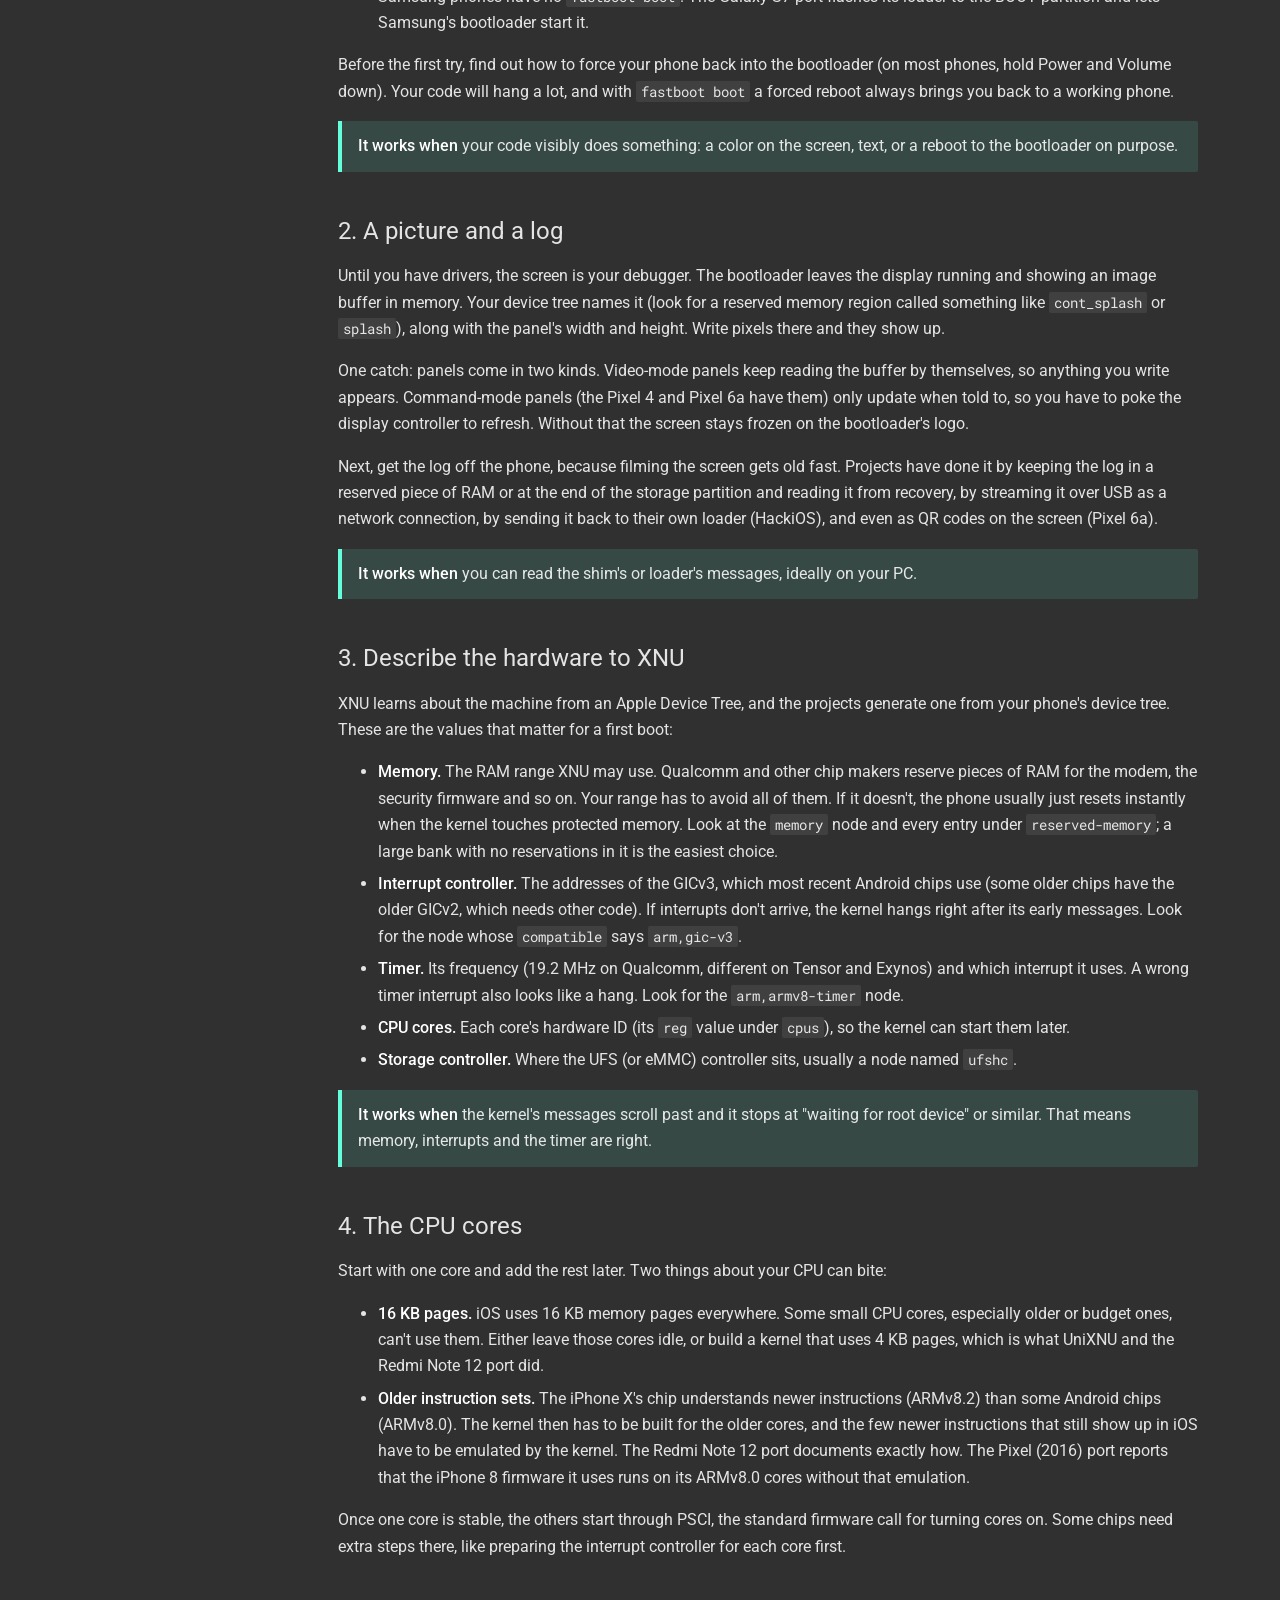
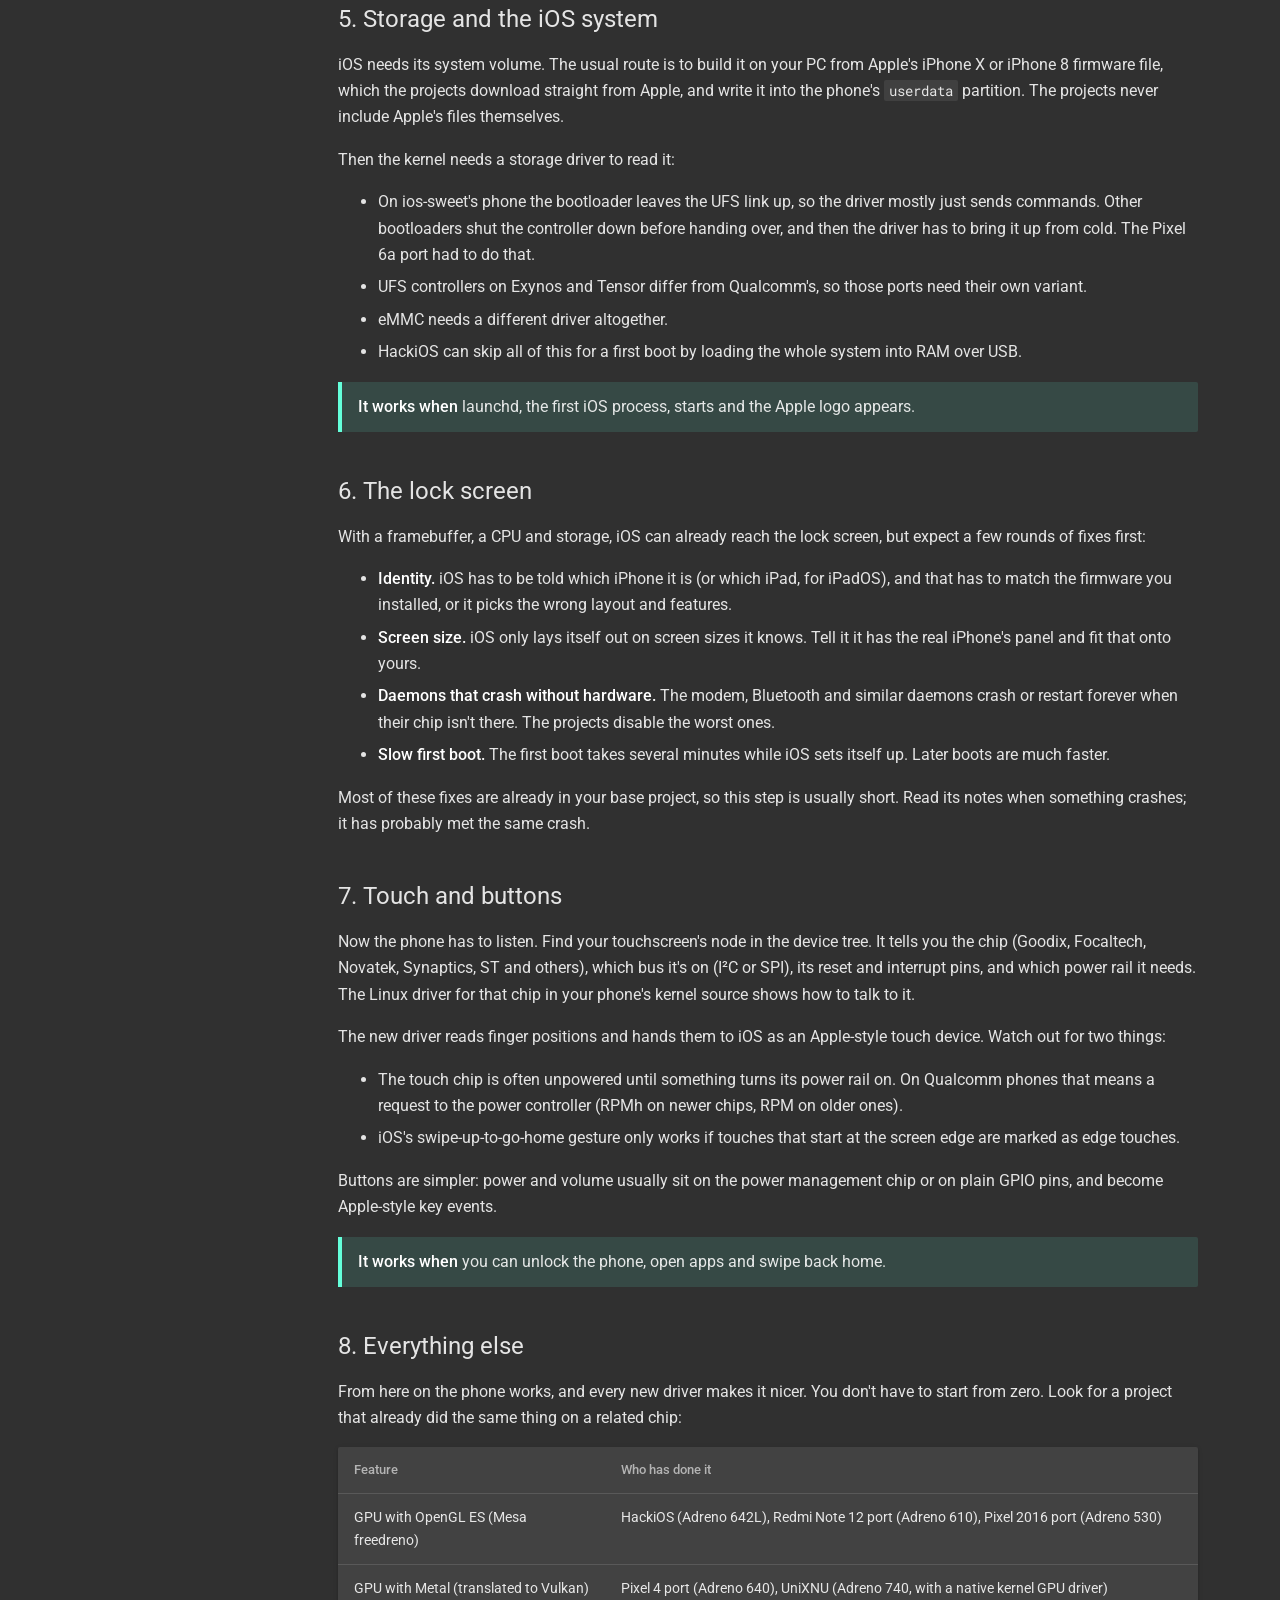
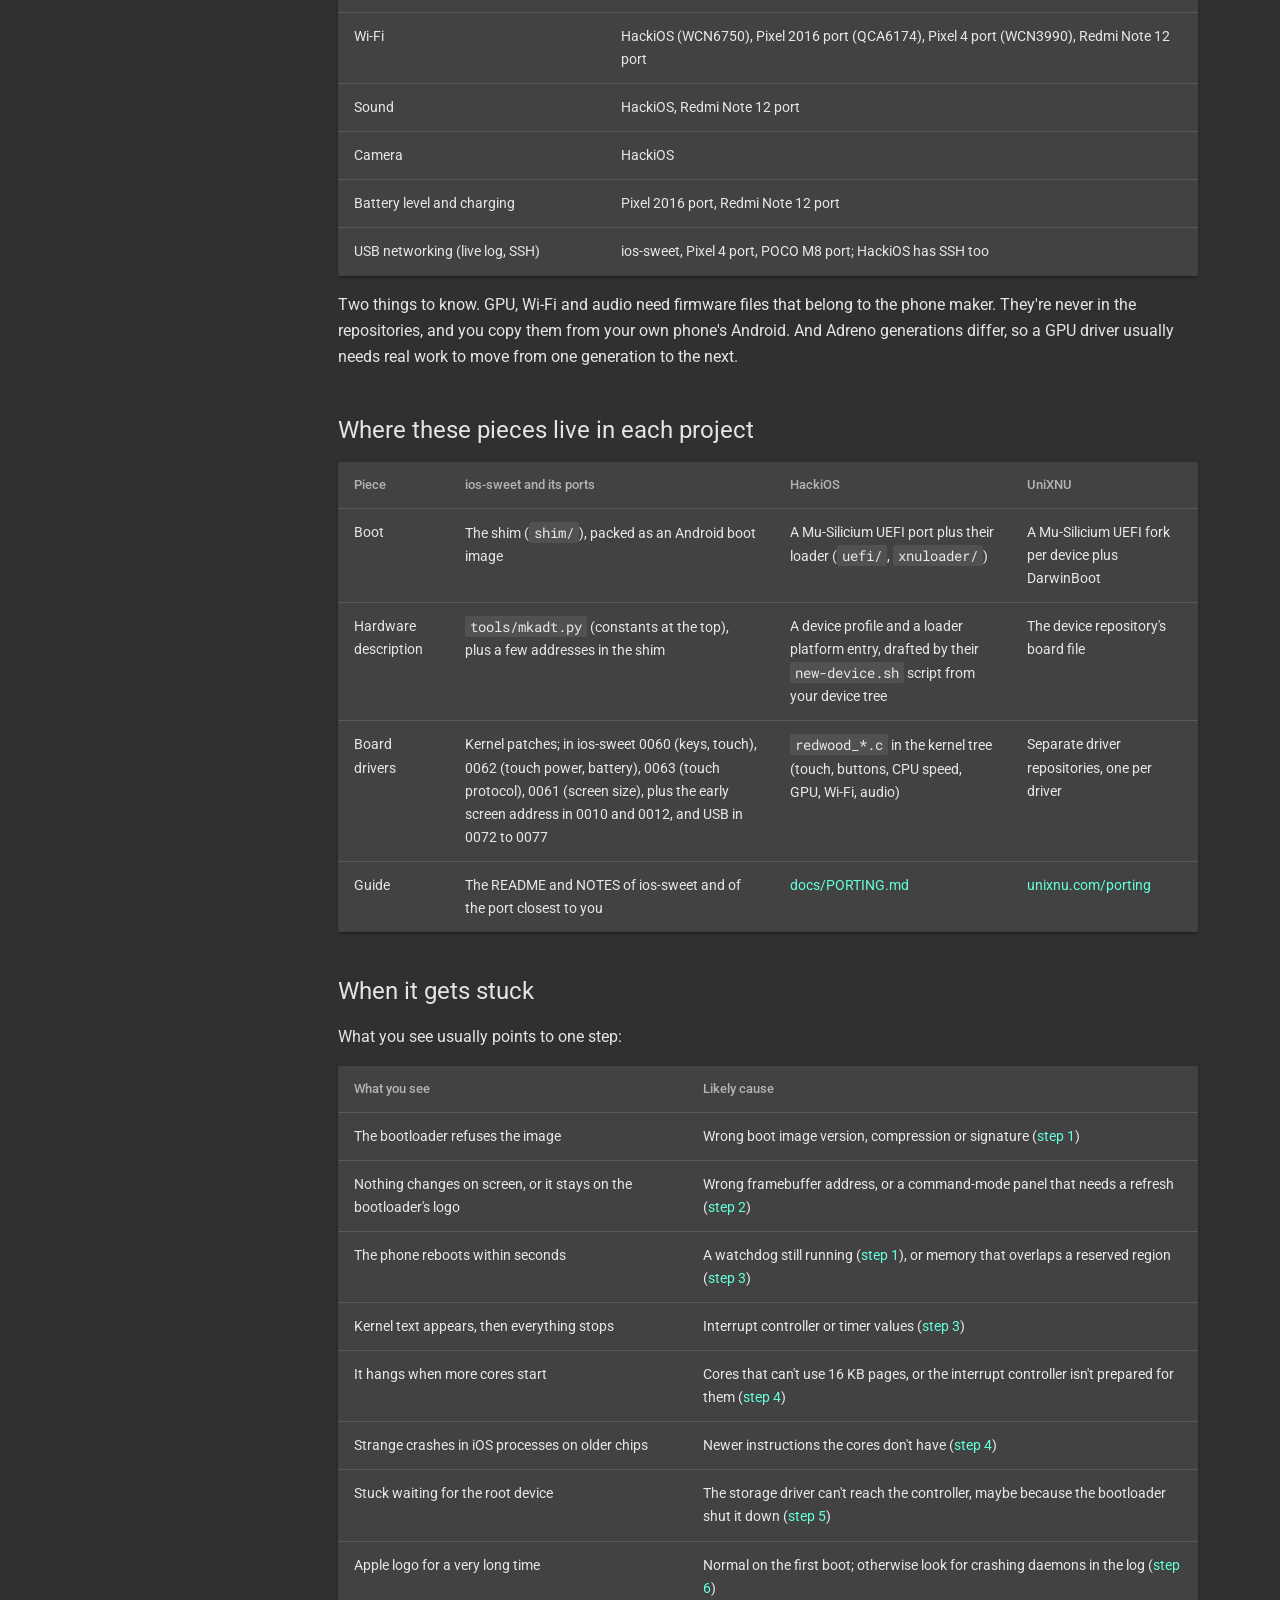
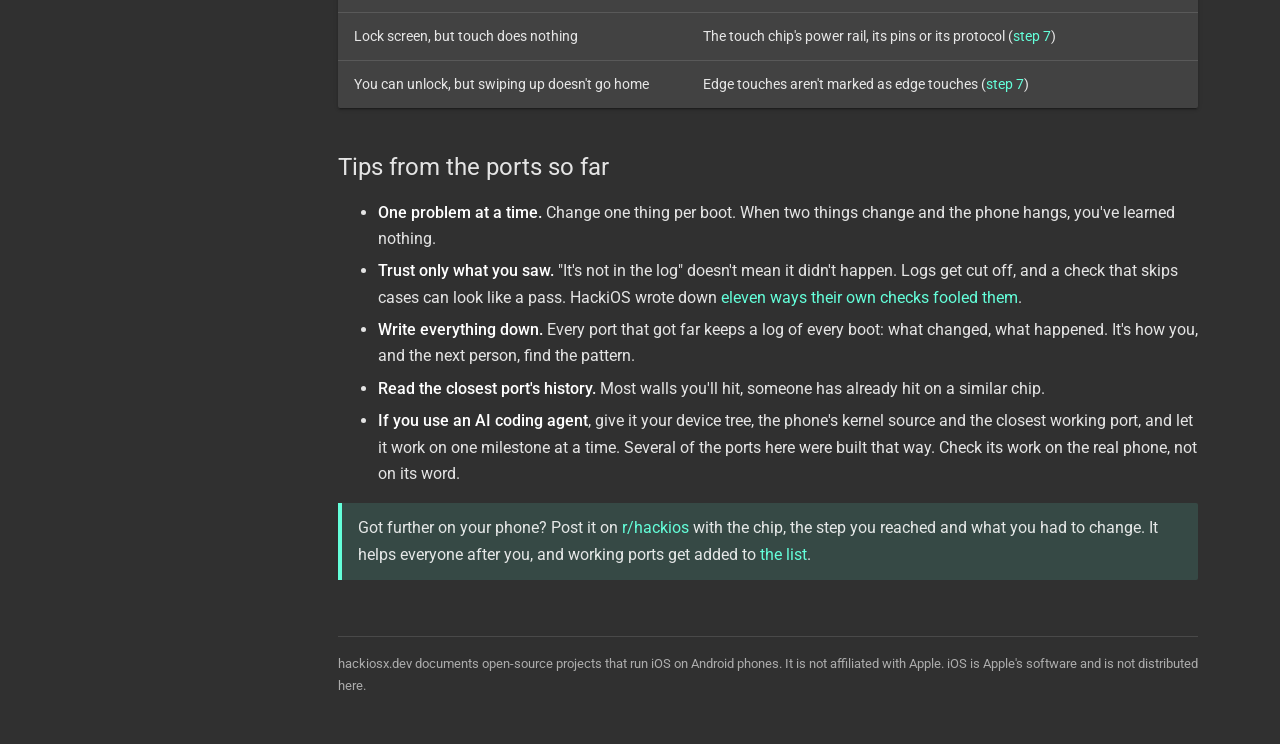
<file: site/porting.html>
<!doctype html>
<html lang="en">
<head>
<meta charset="utf-8">
<meta name="viewport" content="width=device-width, initial-scale=1">
<title>Port it to your phone | hackiosx</title>
<meta name="description" content="What has to happen for iOS to run on your phone, step by step: booting your own code, the screen and log, the hardware description, cores, storage, the lock screen, touch and beyond.">
<meta name="theme-color" content="#212121">
<link rel="icon" href="favicon.svg" type="image/svg+xml">
<link rel="preconnect" href="https://fonts.googleapis.com">
<link rel="preconnect" href="https://fonts.gstatic.com" crossorigin>
<link href="https://fonts.googleapis.com/css2?family=Roboto:wght@400;500&family=Roboto+Mono&display=swap" rel="stylesheet">
<link rel="stylesheet" href="style.css?v=4">
</head>
<body>
<header class="appbar">
<button class="menu-btn" aria-label="Menu" onclick="document.body.classList.toggle('nav-open')"><svg viewBox="0 0 24 24"><path d="M3 18h18v-2H3v2zm0-5h18v-2H3v2zm0-7v2h18V6H3z"/></svg></button>
<a class="brand" href="index.html">hackios<b>x</b></a>
<span class="spacer"></span>
<a class="ext hide-sm" href="projects.html">Projects</a>
<a class="ext" href="https://www.reddit.com/r/hackios/">r/hackios</a>
</header>
<nav class="drawer">
<div class="head">hackios<b style="color:var(--accent);font-weight:500">x</b></div>
<div class="sub">Docs</div>
<a href="index.html">Home</a>
<a href="projects.html">Projects</a>
<a href="how-it-works.html">How it works</a>
<a href="compatibility.html">Compatibility</a>
<a href="porting.html" class="active">Port it to your phone</a>
<a href="future.html">Open problems</a>
<hr>
<div class="sub">Source</div>
<a href="https://github.com/oosexgang/hackios-xnu-kernel">HackiOS (POCO X5 Pro)</a>
<a href="https://github.com/dipa-studio/ios-sweet">ios-sweet (Redmi Note 10 Pro)</a>
<a href="https://github.com/UniXNU/UniXNU">UniXNU (Xiaomi Pad 6S Pro)</a>
<a href="projects.html#community-ports">Community ports</a>
<hr>
<a href="https://www.reddit.com/r/hackios/">r/hackios</a>
</nav>
<div class="scrim" onclick="document.body.classList.remove('nav-open')"></div>
<main><div class="page">
<h1>Port it to your phone</h1>
<p class="lead">This page explains what has to happen for iOS to run on a phone it was never made for, step by step, and what usually goes wrong at each step. It doesn't give you commands to paste. Every phone is different, and the commands are in each project's README anyway. What carries over from phone to phone is knowing what each step needs, so that's what this page covers.</p>

<div class="warn">
<p><strong>Use a spare phone and back it up first.</strong> Before anything else, boot a recovery and save the partitions that hold data unique to your phone: <code>persist</code>, the modem partitions (<code>modemst1</code>, <code>modemst2</code>, <code>fsg</code>, <code>fsc</code>), and <code>boot</code>, <code>dtbo</code> and <code>vbmeta</code>. Some of them hold calibration data that can't be downloaded anywhere. Most ports also erase Android's user data once you install the iOS system.</p>
</div>

<h2 id="before-you-start">Before you start</h2>
<p>You need four things:</p>
<ul>
<li><strong>A way to run your own code.</strong> An unlocked bootloader that can start an image from the PC (<code>fastboot boot</code>), or on Samsung phones, a BOOT partition you can flash. See <a href="compatibility.html">Compatibility</a>.</li>
<li><strong>Your phone's hardware description.</strong> The device tree Android booted with (it lives at <code>/sys/firmware/fdt</code> on a running phone or recovery) and the phone maker's Linux kernel source. Between them they list every address, interrupt and chip on the board, and show how each chip is driven.</li>
<li><strong>A base project.</strong> Start from whichever project or port runs on the chip closest to yours. A port on the same chip family saves weeks. See <a href="compatibility.html#which-project">which project to start from</a> and the <a href="projects.html#community-ports">community ports</a>.</li>
<li><strong>A way to see what happened.</strong> At first that's the screen. Plan early for a way to get the kernel log off the phone (more in step 2).</li>
</ul>

<h2 id="what-a-port-is">What a port actually changes</h2>
<p>Most of the work in these projects is generic: making XNU build, the file systems, Apple's missing drivers, the security stand-ins, the workarounds that keep iOS happy. That part carries over unchanged. The Pixel 6a port counted it for ios-sweet: of its 81 original kernel patches, about 66 don't care what phone they run on, about 10 only need new addresses, and only 5 are drivers for Qualcomm hardware.</p>
<p>A port replaces the device-specific layer: how the phone boots your code, where its memory and devices are, and drivers for the chips on your board. It helps a lot that the bootloader leaves some hardware running when it hands over: the screen keeps showing its image buffer, the storage link is often still up, and the USB controller is often still powered. A port leans on that at first and replaces it with real drivers later.</p>
<p>The steps below are in the order a port usually comes alive. Get each one working before moving on, because a problem in an early step looks like a mystery in a later one.</p>

<h2 id="step-1">1. Get your own code running</h2>
<p>The bootloader has to accept an image you built. On Qualcomm phones that's an Android boot image whose "kernel" is really the project's shim (ios-sweet and its ports) or a UEFI firmware (HackiOS, UniXNU). Bootloaders are picky, and this is where many ports lose their first day:</p>
<ul>
<li>Boot image versions differ. Some bootloaders only accept the newer layout (v4, with a separate <code>vendor_boot</code>) and silently drop parts of an older one. The Redmi Note 12 port had to hide its payload inside the kernel image because its bootloader threw away the ramdisk.</li>
<li>Some bootloaders want the kernel compressed or signed in a particular way. The Pixel 4 needs an LZ4-compressed kernel with a verification footer, or it refuses the image.</li>
<li>Some phones arrive in your code with a hardware watchdog still running, which resets the phone after a few seconds unless you stop it, or at a higher privilege level than XNU expects (the Pixel 6a starts the shim at EL2).</li>
<li>Samsung phones have no <code>fastboot boot</code>. The Galaxy S7 port flashes its loader to the BOOT partition and lets Samsung's bootloader start it.</li>
</ul>
<p>Before the first try, find out how to force your phone back into the bootloader (on most phones, hold Power and Volume down). Your code will hang a lot, and with <code>fastboot boot</code> a forced reboot always brings you back to a working phone.</p>
<div class="note"><p><strong>It works when</strong> your code visibly does something: a color on the screen, text, or a reboot to the bootloader on purpose.</p></div>

<h2 id="step-2">2. A picture and a log</h2>
<p>Until you have drivers, the screen is your debugger. The bootloader leaves the display running and showing an image buffer in memory. Your device tree names it (look for a reserved memory region called something like <code>cont_splash</code> or <code>splash</code>), along with the panel's width and height. Write pixels there and they show up.</p>
<p>One catch: panels come in two kinds. Video-mode panels keep reading the buffer by themselves, so anything you write appears. Command-mode panels (the Pixel 4 and Pixel 6a have them) only update when told to, so you have to poke the display controller to refresh. Without that the screen stays frozen on the bootloader's logo.</p>
<p>Next, get the log off the phone, because filming the screen gets old fast. Projects have done it by keeping the log in a reserved piece of RAM or at the end of the storage partition and reading it from recovery, by streaming it over USB as a network connection, by sending it back to their own loader (HackiOS), and even as QR codes on the screen (Pixel 6a).</p>
<div class="note"><p><strong>It works when</strong> you can read the shim's or loader's messages, ideally on your PC.</p></div>

<h2 id="step-3">3. Describe the hardware to XNU</h2>
<p>XNU learns about the machine from an Apple Device Tree, and the projects generate one from your phone's device tree. These are the values that matter for a first boot:</p>
<ul>
<li><strong>Memory.</strong> The RAM range XNU may use. Qualcomm and other chip makers reserve pieces of RAM for the modem, the security firmware and so on. Your range has to avoid all of them. If it doesn't, the phone usually just resets instantly when the kernel touches protected memory. Look at the <code>memory</code> node and every entry under <code>reserved-memory</code>; a large bank with no reservations in it is the easiest choice.</li>
<li><strong>Interrupt controller.</strong> The addresses of the GICv3, which most recent Android chips use (some older chips have the older GICv2, which needs other code). If interrupts don't arrive, the kernel hangs right after its early messages. Look for the node whose <code>compatible</code> says <code>arm,gic-v3</code>.</li>
<li><strong>Timer.</strong> Its frequency (19.2 MHz on Qualcomm, different on Tensor and Exynos) and which interrupt it uses. A wrong timer interrupt also looks like a hang. Look for the <code>arm,armv8-timer</code> node.</li>
<li><strong>CPU cores.</strong> Each core's hardware ID (its <code>reg</code> value under <code>cpus</code>), so the kernel can start them later.</li>
<li><strong>Storage controller.</strong> Where the UFS (or eMMC) controller sits, usually a node named <code>ufshc</code>.</li>
</ul>
<div class="note"><p><strong>It works when</strong> the kernel's messages scroll past and it stops at "waiting for root device" or similar. That means memory, interrupts and the timer are right.</p></div>

<h2 id="step-4">4. The CPU cores</h2>
<p>Start with one core and add the rest later. Two things about your CPU can bite:</p>
<ul>
<li><strong>16 KB pages.</strong> iOS uses 16 KB memory pages everywhere. Some small CPU cores, especially older or budget ones, can't use them. Either leave those cores idle, or build a kernel that uses 4 KB pages, which is what UniXNU and the Redmi Note 12 port did.</li>
<li><strong>Older instruction sets.</strong> The iPhone X's chip understands newer instructions (ARMv8.2) than some Android chips (ARMv8.0). The kernel then has to be built for the older cores, and the few newer instructions that still show up in iOS have to be emulated by the kernel. The Redmi Note 12 port documents exactly how. The Pixel (2016) port reports that the iPhone 8 firmware it uses runs on its ARMv8.0 cores without that emulation.</li>
</ul>
<p>Once one core is stable, the others start through PSCI, the standard firmware call for turning cores on. Some chips need extra steps there, like preparing the interrupt controller for each core first.</p>

<h2 id="step-5">5. Storage and the iOS system</h2>
<p>iOS needs its system volume. The usual route is to build it on your PC from Apple's iPhone X or iPhone 8 firmware file, which the projects download straight from Apple, and write it into the phone's <code>userdata</code> partition. The projects never include Apple's files themselves.</p>
<p>Then the kernel needs a storage driver to read it:</p>
<ul>
<li>On ios-sweet's phone the bootloader leaves the UFS link up, so the driver mostly just sends commands. Other bootloaders shut the controller down before handing over, and then the driver has to bring it up from cold. The Pixel 6a port had to do that.</li>
<li>UFS controllers on Exynos and Tensor differ from Qualcomm's, so those ports need their own variant.</li>
<li>eMMC needs a different driver altogether.</li>
<li>HackiOS can skip all of this for a first boot by loading the whole system into RAM over USB.</li>
</ul>
<div class="note"><p><strong>It works when</strong> launchd, the first iOS process, starts and the Apple logo appears.</p></div>

<h2 id="step-6">6. The lock screen</h2>
<p>With a framebuffer, a CPU and storage, iOS can already reach the lock screen, but expect a few rounds of fixes first:</p>
<ul>
<li><strong>Identity.</strong> iOS has to be told which iPhone it is (or which iPad, for iPadOS), and that has to match the firmware you installed, or it picks the wrong layout and features.</li>
<li><strong>Screen size.</strong> iOS only lays itself out on screen sizes it knows. Tell it it has the real iPhone's panel and fit that onto yours.</li>
<li><strong>Daemons that crash without hardware.</strong> The modem, Bluetooth and similar daemons crash or restart forever when their chip isn't there. The projects disable the worst ones.</li>
<li><strong>Slow first boot.</strong> The first boot takes several minutes while iOS sets itself up. Later boots are much faster.</li>
</ul>
<p>Most of these fixes are already in your base project, so this step is usually short. Read its notes when something crashes; it has probably met the same crash.</p>

<h2 id="step-7">7. Touch and buttons</h2>
<p>Now the phone has to listen. Find your touchscreen's node in the device tree. It tells you the chip (Goodix, Focaltech, Novatek, Synaptics, ST and others), which bus it's on (I²C or SPI), its reset and interrupt pins, and which power rail it needs. The Linux driver for that chip in your phone's kernel source shows how to talk to it.</p>
<p>The new driver reads finger positions and hands them to iOS as an Apple-style touch device. Watch out for two things:</p>
<ul>
<li>The touch chip is often unpowered until something turns its power rail on. On Qualcomm phones that means a request to the power controller (RPMh on newer chips, RPM on older ones).</li>
<li>iOS's swipe-up-to-go-home gesture only works if touches that start at the screen edge are marked as edge touches.</li>
</ul>
<p>Buttons are simpler: power and volume usually sit on the power management chip or on plain GPIO pins, and become Apple-style key events.</p>
<div class="note"><p><strong>It works when</strong> you can unlock the phone, open apps and swipe back home.</p></div>

<h2 id="step-8">8. Everything else</h2>
<p>From here on the phone works, and every new driver makes it nicer. You don't have to start from zero. Look for a project that already did the same thing on a related chip:</p>
<div class="table-wrap"><table>
<tr><th>Feature</th><th>Who has done it</th></tr>
<tr><td>GPU with OpenGL ES (Mesa freedreno)</td><td>HackiOS (Adreno 642L), Redmi Note 12 port (Adreno 610), Pixel 2016 port (Adreno 530)</td></tr>
<tr><td>GPU with Metal (translated to Vulkan)</td><td>Pixel 4 port (Adreno 640), UniXNU (Adreno 740, with a native kernel GPU driver)</td></tr>
<tr><td>Wi-Fi</td><td>HackiOS (WCN6750), Pixel 2016 port (QCA6174), Pixel 4 port (WCN3990), Redmi Note 12 port</td></tr>
<tr><td>Sound</td><td>HackiOS, Redmi Note 12 port</td></tr>
<tr><td>Camera</td><td>HackiOS</td></tr>
<tr><td>Battery level and charging</td><td>Pixel 2016 port, Redmi Note 12 port</td></tr>
<tr><td>USB networking (live log, SSH)</td><td>ios-sweet, Pixel 4 port, POCO M8 port; HackiOS has SSH too</td></tr>
</table></div>
<p>Two things to know. GPU, Wi-Fi and audio need firmware files that belong to the phone maker. They're never in the repositories, and you copy them from your own phone's Android. And Adreno generations differ, so a GPU driver usually needs real work to move from one generation to the next.</p>

<h2 id="where-things-live">Where these pieces live in each project</h2>
<div class="table-wrap"><table>
<tr><th>Piece</th><th>ios-sweet and its ports</th><th>HackiOS</th><th>UniXNU</th></tr>
<tr><td>Boot</td><td>The shim (<code>shim/</code>), packed as an Android boot image</td><td>A Mu-Silicium UEFI port plus their loader (<code>uefi/</code>, <code>xnuloader/</code>)</td><td>A Mu-Silicium UEFI fork per device plus DarwinBoot</td></tr>
<tr><td>Hardware description</td><td><code>tools/mkadt.py</code> (constants at the top), plus a few addresses in the shim</td><td>A device profile and a loader platform entry, drafted by their <code>new-device.sh</code> script from your device tree</td><td>The device repository's board file</td></tr>
<tr><td>Board drivers</td><td>Kernel patches; in ios-sweet 0060 (keys, touch), 0062 (touch power, battery), 0063 (touch protocol), 0061 (screen size), plus the early screen address in 0010 and 0012, and USB in 0072 to 0077</td><td><code>redwood_*.c</code> in the kernel tree (touch, buttons, CPU speed, GPU, Wi-Fi, audio)</td><td>Separate driver repositories, one per driver</td></tr>
<tr><td>Guide</td><td>The README and NOTES of ios-sweet and of the port closest to you</td><td><a href="https://github.com/oosexgang/hackios-xnu-kernel/blob/main/docs/PORTING.md">docs/PORTING.md</a></td><td><a href="https://unixnu.com/porting/">unixnu.com/porting</a></td></tr>
</table></div>

<h2 id="stuck">When it gets stuck</h2>
<p>What you see usually points to one step:</p>
<div class="table-wrap"><table>
<tr><th>What you see</th><th>Likely cause</th></tr>
<tr><td>The bootloader refuses the image</td><td>Wrong boot image version, compression or signature (<a href="#step-1">step 1</a>)</td></tr>
<tr><td>Nothing changes on screen, or it stays on the bootloader's logo</td><td>Wrong framebuffer address, or a command-mode panel that needs a refresh (<a href="#step-2">step 2</a>)</td></tr>
<tr><td>The phone reboots within seconds</td><td>A watchdog still running (<a href="#step-1">step 1</a>), or memory that overlaps a reserved region (<a href="#step-3">step 3</a>)</td></tr>
<tr><td>Kernel text appears, then everything stops</td><td>Interrupt controller or timer values (<a href="#step-3">step 3</a>)</td></tr>
<tr><td>It hangs when more cores start</td><td>Cores that can't use 16 KB pages, or the interrupt controller isn't prepared for them (<a href="#step-4">step 4</a>)</td></tr>
<tr><td>Strange crashes in iOS processes on older chips</td><td>Newer instructions the cores don't have (<a href="#step-4">step 4</a>)</td></tr>
<tr><td>Stuck waiting for the root device</td><td>The storage driver can't reach the controller, maybe because the bootloader shut it down (<a href="#step-5">step 5</a>)</td></tr>
<tr><td>Apple logo for a very long time</td><td>Normal on the first boot; otherwise look for crashing daemons in the log (<a href="#step-6">step 6</a>)</td></tr>
<tr><td>Lock screen, but touch does nothing</td><td>The touch chip's power rail, its pins or its protocol (<a href="#step-7">step 7</a>)</td></tr>
<tr><td>You can unlock, but swiping up doesn't go home</td><td>Edge touches aren't marked as edge touches (<a href="#step-7">step 7</a>)</td></tr>
</table></div>

<h2 id="tips">Tips from the ports so far</h2>
<ul>
<li><strong>One problem at a time.</strong> Change one thing per boot. When two things change and the phone hangs, you've learned nothing.</li>
<li><strong>Trust only what you saw.</strong> "It's not in the log" doesn't mean it didn't happen. Logs get cut off, and a check that skips cases can look like a pass. HackiOS wrote down <a href="https://github.com/oosexgang/hackios-xnu-kernel/blob/main/docs/checks.md">eleven ways their own checks fooled them</a>.</li>
<li><strong>Write everything down.</strong> Every port that got far keeps a log of every boot: what changed, what happened. It's how you, and the next person, find the pattern.</li>
<li><strong>Read the closest port's history.</strong> Most walls you'll hit, someone has already hit on a similar chip.</li>
<li><strong>If you use an AI coding agent</strong>, give it your device tree, the phone's kernel source and the closest working port, and let it work on one milestone at a time. Several of the ports here were built that way. Check its work on the real phone, not on its word.</li>
</ul>

<div class="note" id="share">
<p>Got further on your phone? Post it on <a href="https://www.reddit.com/r/hackios/">r/hackios</a> with the chip, the step you reached and what you had to change. It helps everyone after you, and working ports get added to <a href="projects.html#community-ports">the list</a>.</p>
</div>
<footer>hackiosx.dev documents open-source projects that run iOS on Android phones. It is not affiliated with Apple. iOS is Apple's software and is not distributed here.</footer>
</div></main>
</body>
</html>
</file>
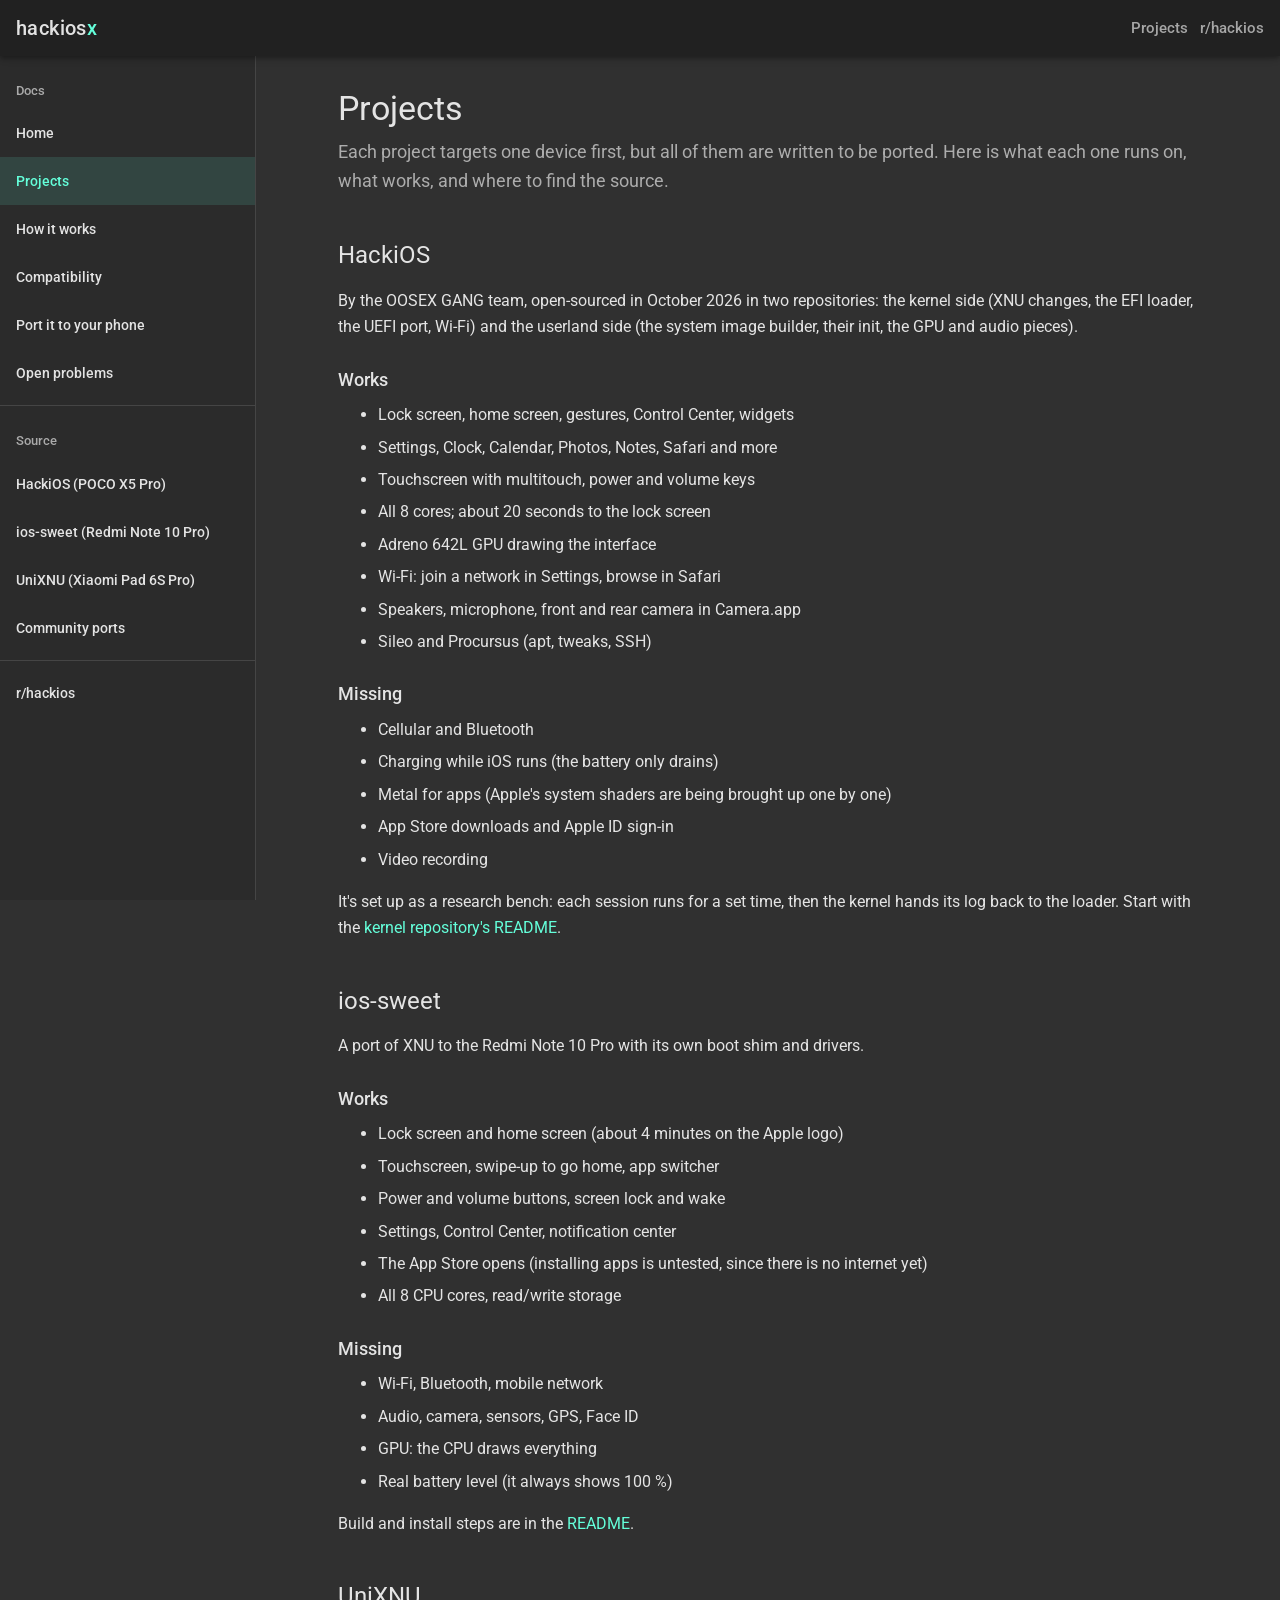
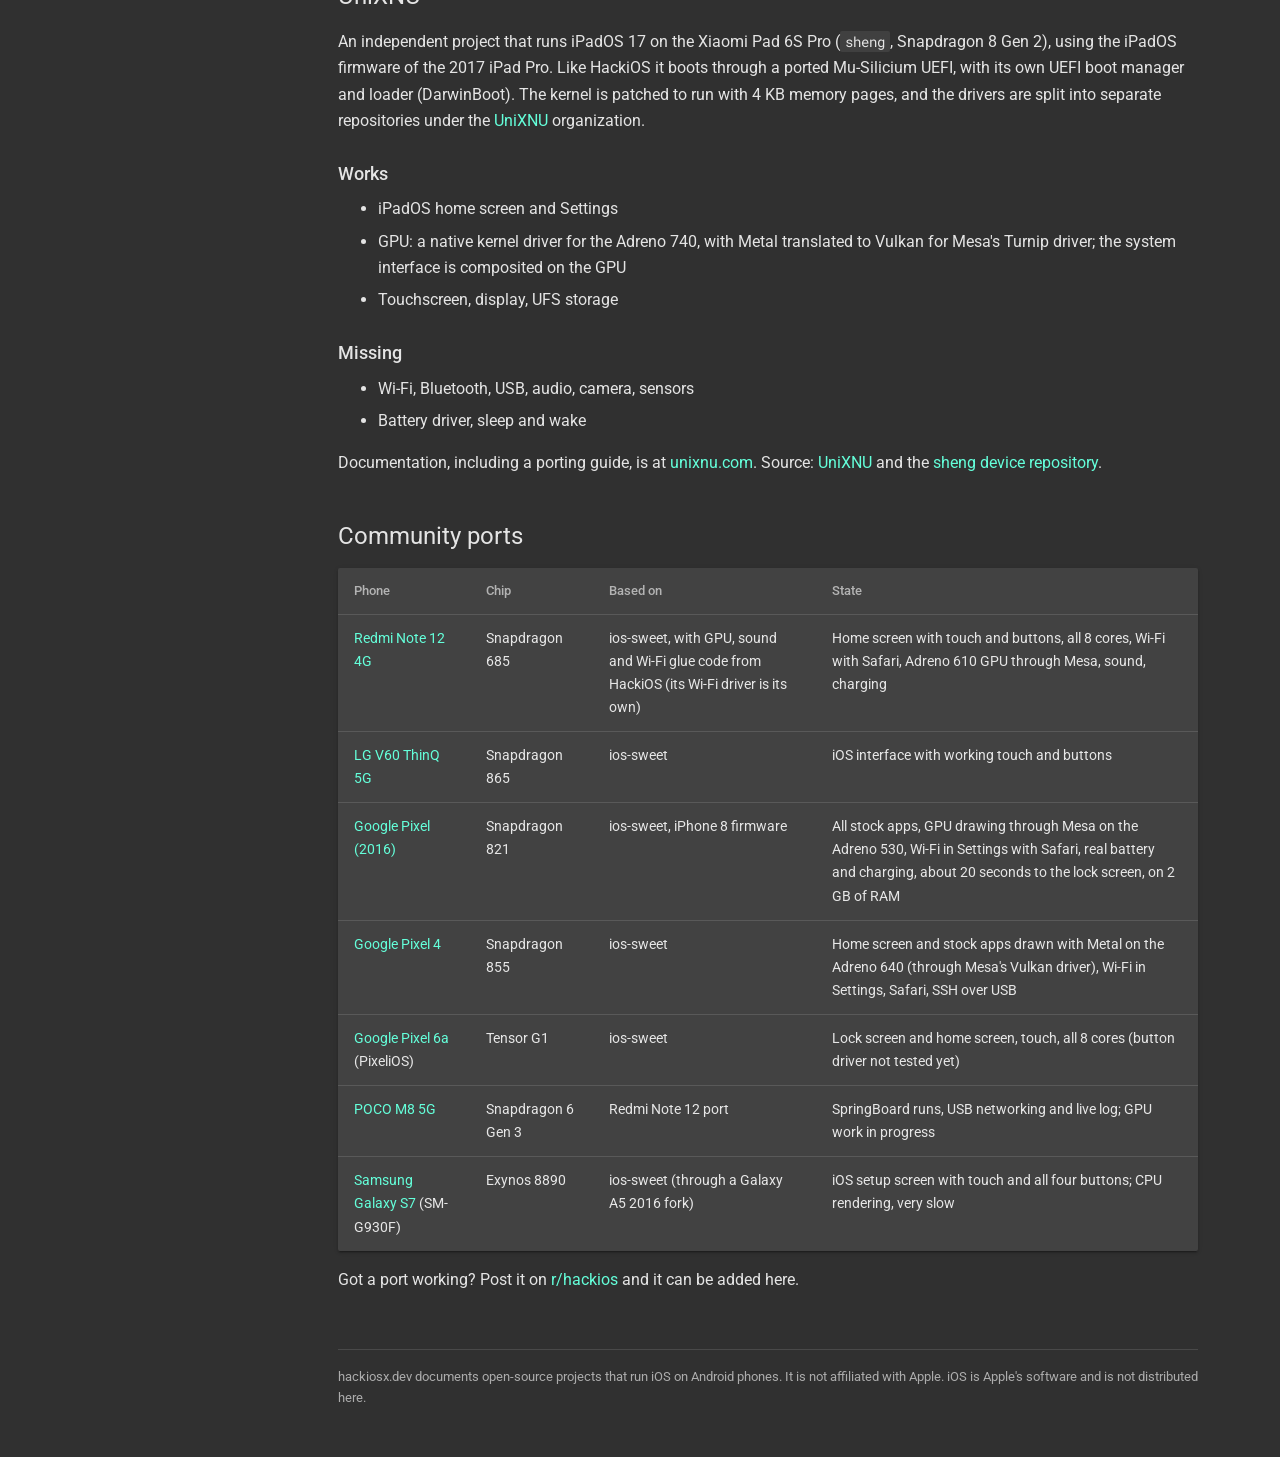
<file: site/projects.html>
<!doctype html>
<html lang="en">
<head>
<meta charset="utf-8">
<meta name="viewport" content="width=device-width, initial-scale=1">
<title>Projects | hackiosx</title>
<meta name="description" content="The open-source projects that run iOS 16 on Android phones: HackiOS, ios-sweet and community ports, compared.">
<meta name="theme-color" content="#212121">
<link rel="icon" href="favicon.svg" type="image/svg+xml">
<link rel="preconnect" href="https://fonts.googleapis.com">
<link rel="preconnect" href="https://fonts.gstatic.com" crossorigin>
<link href="https://fonts.googleapis.com/css2?family=Roboto:wght@400;500&family=Roboto+Mono&display=swap" rel="stylesheet">
<link rel="stylesheet" href="style.css?v=4">
</head>
<body>
<header class="appbar">
<button class="menu-btn" aria-label="Menu" onclick="document.body.classList.toggle('nav-open')"><svg viewBox="0 0 24 24"><path d="M3 18h18v-2H3v2zm0-5h18v-2H3v2zm0-7v2h18V6H3z"/></svg></button>
<a class="brand" href="index.html">hackios<b>x</b></a>
<span class="spacer"></span>
<a class="ext hide-sm" href="projects.html">Projects</a>
<a class="ext" href="https://www.reddit.com/r/hackios/">r/hackios</a>
</header>
<nav class="drawer">
<div class="head">hackios<b style="color:var(--accent);font-weight:500">x</b></div>
<div class="sub">Docs</div>
<a href="index.html">Home</a>
<a href="projects.html" class="active">Projects</a>
<a href="how-it-works.html">How it works</a>
<a href="compatibility.html">Compatibility</a>
<a href="porting.html">Port it to your phone</a>
<a href="future.html">Open problems</a>
<hr>
<div class="sub">Source</div>
<a href="https://github.com/oosexgang/hackios-xnu-kernel">HackiOS (POCO X5 Pro)</a>
<a href="https://github.com/dipa-studio/ios-sweet">ios-sweet (Redmi Note 10 Pro)</a>
<a href="https://github.com/UniXNU/UniXNU">UniXNU (Xiaomi Pad 6S Pro)</a>
<a href="projects.html#community-ports">Community ports</a>
<hr>
<a href="https://www.reddit.com/r/hackios/">r/hackios</a>
</nav>
<div class="scrim" onclick="document.body.classList.remove('nav-open')"></div>
<main><div class="page">
<h1>Projects</h1>
<p class="lead">Each project targets one device first, but all of them are written to be ported. Here is what each one runs on, what works, and where to find the source.</p>

<h2 id="hackios">HackiOS</h2>
<p>By the OOSEX GANG team, open-sourced in October 2026 in two repositories: the kernel side (XNU changes, the EFI loader, the UEFI port, Wi-Fi) and the userland side (the system image builder, their init, the GPU and audio pieces).</p>
<h3>Works</h3>
<ul>
<li>Lock screen, home screen, gestures, Control Center, widgets</li>
<li>Settings, Clock, Calendar, Photos, Notes, Safari and more</li>
<li>Touchscreen with multitouch, power and volume keys</li>
<li>All 8 cores; about 20 seconds to the lock screen</li>
<li>Adreno 642L GPU drawing the interface</li>
<li>Wi-Fi: join a network in Settings, browse in Safari</li>
<li>Speakers, microphone, front and rear camera in Camera.app</li>
<li>Sileo and Procursus (apt, tweaks, SSH)</li>
</ul>
<h3>Missing</h3>
<ul>
<li>Cellular and Bluetooth</li>
<li>Charging while iOS runs (the battery only drains)</li>
<li>Metal for apps (Apple's system shaders are being brought up one by one)</li>
<li>App Store downloads and Apple ID sign-in</li>
<li>Video recording</li>
</ul>
<p>It's set up as a research bench: each session runs for a set time, then the kernel hands its log back to the loader. Start with the <a href="https://github.com/oosexgang/hackios-xnu-kernel">kernel repository's README</a>.</p>

<h2 id="ios-sweet">ios-sweet</h2>
<p>A port of XNU to the Redmi Note 10 Pro with its own boot shim and drivers.</p>
<h3>Works</h3>
<ul>
<li>Lock screen and home screen (about 4 minutes on the Apple logo)</li>
<li>Touchscreen, swipe-up to go home, app switcher</li>
<li>Power and volume buttons, screen lock and wake</li>
<li>Settings, Control Center, notification center</li>
<li>The App Store opens (installing apps is untested, since there is no internet yet)</li>
<li>All 8 CPU cores, read/write storage</li>
</ul>
<h3>Missing</h3>
<ul>
<li>Wi-Fi, Bluetooth, mobile network</li>
<li>Audio, camera, sensors, GPS, Face ID</li>
<li>GPU: the CPU draws everything</li>
<li>Real battery level (it always shows 100 %)</li>
</ul>
<p>Build and install steps are in the <a href="https://github.com/dipa-studio/ios-sweet#how-to-do-it-yourself">README</a>.</p>

<h2 id="unixnu">UniXNU</h2>
<p>An independent project that runs iPadOS 17 on the Xiaomi Pad 6S Pro (<code>sheng</code>, Snapdragon 8 Gen 2), using the iPadOS firmware of the 2017 iPad Pro. Like HackiOS it boots through a ported Mu-Silicium UEFI, with its own UEFI boot manager and loader (DarwinBoot). The kernel is patched to run with 4 KB memory pages, and the drivers are split into separate repositories under the <a href="https://github.com/UniXNU">UniXNU</a> organization.</p>
<h3>Works</h3>
<ul>
<li>iPadOS home screen and Settings</li>
<li>GPU: a native kernel driver for the Adreno 740, with Metal translated to Vulkan for Mesa's Turnip driver; the system interface is composited on the GPU</li>
<li>Touchscreen, display, UFS storage</li>
</ul>
<h3>Missing</h3>
<ul>
<li>Wi-Fi, Bluetooth, USB, audio, camera, sensors</li>
<li>Battery driver, sleep and wake</li>
</ul>
<p>Documentation, including a porting guide, is at <a href="https://unixnu.com">unixnu.com</a>. Source: <a href="https://github.com/UniXNU/UniXNU">UniXNU</a> and the <a href="https://github.com/UniXNU/UniXNU-sheng">sheng device repository</a>.</p>

<h2 id="community-ports">Community ports</h2>
<div class="table-wrap"><table>
<tr><th>Phone</th><th>Chip</th><th>Based on</th><th>State</th></tr>
<tr><td><a href="https://github.com/MakrSas/ios-topaz">Redmi Note 12 4G</a></td><td>Snapdragon 685</td><td>ios-sweet, with GPU, sound and Wi-Fi glue code from HackiOS (its Wi-Fi driver is its own)</td><td>Home screen with touch and buttons, all 8 cores, Wi-Fi with Safari, Adreno 610 GPU through Mesa, sound, charging</td></tr>
<tr><td><a href="https://github.com/ch1tmdgus/ios-v60">LG V60 ThinQ 5G</a></td><td>Snapdragon 865</td><td>ios-sweet</td><td>iOS interface with working touch and buttons</td></tr>
<tr><td><a href="https://github.com/joranv1/ios-sailfish">Google Pixel (2016)</a></td><td>Snapdragon 821</td><td>ios-sweet, iPhone 8 firmware</td><td>All stock apps, GPU drawing through Mesa on the Adreno 530, Wi-Fi in Settings with Safari, real battery and charging, about 20 seconds to the lock screen, on 2 GB of RAM</td></tr>
<tr><td><a href="https://github.com/NWylynko/ios-flame">Google Pixel 4</a></td><td>Snapdragon 855</td><td>ios-sweet</td><td>Home screen and stock apps drawn with Metal on the Adreno 640 (through Mesa's Vulkan driver), Wi-Fi in Settings, Safari, SSH over USB</td></tr>
<tr><td><a href="https://github.com/PixOS-Project/pixelios-kernel">Google Pixel 6a</a> (PixeliOS)</td><td>Tensor G1</td><td>ios-sweet</td><td>Lock screen and home screen, touch, all 8 cores (button driver not tested yet)</td></tr>
<tr><td><a href="https://github.com/mkukarin01/ios-topaz-experiments/tree/kunzite">POCO M8 5G</a></td><td>Snapdragon 6 Gen 3</td><td>Redmi Note 12 port</td><td>SpringBoard runs, USB networking and live log; GPU work in progress</td></tr>
<tr><td><a href="https://github.com/wardevsa/ios-a5xelte/tree/herolte">Samsung Galaxy S7</a> (SM-G930F)</td><td>Exynos 8890</td><td>ios-sweet (through a Galaxy A5 2016 fork)</td><td>iOS setup screen with touch and all four buttons; CPU rendering, very slow</td></tr>
</table></div>
<p>Got a port working? Post it on <a href="https://www.reddit.com/r/hackios/">r/hackios</a> and it can be added here.</p>
<footer>hackiosx.dev documents open-source projects that run iOS on Android phones. It is not affiliated with Apple. iOS is Apple's software and is not distributed here.</footer>
</div></main>
</body>
</html>
</file>
<file: site/style.css>
/* hackiosx.dev: Material (2017) dark docs theme */
:root {
  --bg: #303030;
  --surface: #424242;
  --appbar: #212121;
  --drawer: #2b2b2b;
  --text: rgba(255, 255, 255, 0.87);
  --text-2: rgba(255, 255, 255, 0.60);
  --divider: rgba(255, 255, 255, 0.12);
  --accent: #64ffda;
  --accent-dim: rgba(100, 255, 218, 0.12);
  --warn: #ffd740;
  --warn-dim: rgba(255, 215, 64, 0.10);
  --bad: #ff8a80;
  --code-bg: #1e1e1e;
  --shadow-2: 0 2px 2px 0 rgba(0,0,0,.14), 0 3px 1px -2px rgba(0,0,0,.2), 0 1px 5px 0 rgba(0,0,0,.12);
  --shadow-4: 0 4px 5px 0 rgba(0,0,0,.14), 0 1px 10px 0 rgba(0,0,0,.12), 0 2px 4px -1px rgba(0,0,0,.2);
  color-scheme: dark;
}

* { box-sizing: border-box; }
html { -webkit-text-size-adjust: 100%; }
body {
  margin: 0;
  background: var(--bg);
  color: var(--text);
  font: 16px/1.65 Roboto, "Helvetica Neue", Arial, sans-serif;
}
a { color: var(--accent); text-decoration: none; }
a:hover { text-decoration: underline; }

/* app bar */
.appbar {
  position: fixed; top: 0; left: 0; right: 0; height: 56px; z-index: 20;
  display: flex; align-items: center; gap: 12px; padding: 0 16px;
  background: var(--appbar); box-shadow: var(--shadow-4);
}
.appbar .brand { color: var(--text); font-size: 20px; font-weight: 500; letter-spacing: .02em; }
.appbar .brand b { color: var(--accent); font-weight: 500; }
.appbar .spacer { flex: 1; }
.appbar .ext { color: var(--text-2); font-size: 15px; font-weight: 500; }
.appbar .ext:hover { color: var(--text); text-decoration: none; }
.menu-btn {
  display: none; width: 40px; height: 40px; margin-left: -8px; padding: 8px;
  background: none; border: 0; border-radius: 50%; color: var(--text); cursor: pointer;
}
.menu-btn:hover { background: rgba(255,255,255,.08); }
.menu-btn svg { width: 24px; height: 24px; fill: currentColor; display: block; }

/* nav drawer */
.drawer {
  position: fixed; top: 56px; bottom: 0; left: 0; width: 256px; z-index: 15;
  overflow-y: auto; padding: 8px 0; background: var(--drawer);
  border-right: 1px solid var(--divider);
}
.drawer .sub { padding: 16px 16px 8px; color: var(--text-2); font-size: 13px; font-weight: 500; }
.drawer a {
  display: block; height: 48px; line-height: 48px; padding: 0 16px;
  color: var(--text); font-size: 14px; font-weight: 500;
}
.drawer a:hover { background: rgba(255,255,255,.06); text-decoration: none; }
.drawer a.active { color: var(--accent); background: var(--accent-dim); }
.drawer hr { border: 0; border-top: 1px solid var(--divider); margin: 8px 0; }
.scrim { display: none; }

/* content */
main { margin-left: 256px; padding: 88px 32px 48px; }
.page { max-width: 860px; margin: 0 auto; }
h1 { font-size: 34px; font-weight: 400; line-height: 1.2; margin: 0 0 8px; }
.lead { color: var(--text-2); font-size: 18px; margin: 0 0 32px; }
h2 { font-size: 24px; font-weight: 400; margin: 40px 0 12px; }
h3 { font-size: 18px; font-weight: 500; margin: 24px 0 8px; }
p, ul, ol { margin: 0 0 16px; }
li { margin-bottom: 6px; }
strong { font-weight: 500; color: #fff; }

.card {
  background: var(--surface); border-radius: 2px; box-shadow: var(--shadow-2);
  padding: 20px 24px; margin: 0 0 16px;
}
.card > :last-child { margin-bottom: 0; }
.card h3:first-child, .card h2:first-child { margin-top: 0; }
.grid { display: grid; grid-template-columns: repeat(auto-fit, minmax(240px, 1fr)); gap: 16px; margin-bottom: 16px; }
.grid .card { margin: 0; }
a.card { display: block; color: var(--text); transition: box-shadow .2s; }
a.card:hover { text-decoration: none; box-shadow: var(--shadow-4); }
a.card .more { color: var(--accent); font-size: 14px; font-weight: 500; text-transform: uppercase; letter-spacing: .05em; }

.note, .warn {
  border-left: 4px solid var(--accent); background: var(--accent-dim);
  padding: 12px 16px; margin: 0 0 16px; border-radius: 0 2px 2px 0;
}
.warn { border-color: var(--warn); background: var(--warn-dim); }
.note > :last-child, .warn > :last-child { margin-bottom: 0; }

code, pre { font-family: "Roboto Mono", Menlo, Consolas, monospace; font-size: 14px; }
code { background: rgba(255,255,255,.08); padding: 1px 5px; border-radius: 2px; }
pre {
  background: var(--code-bg); padding: 14px 16px; border-radius: 2px;
  overflow-x: auto; margin: 0 0 16px; line-height: 1.5;
}
pre code { background: none; padding: 0; }

.table-wrap { overflow-x: auto; margin: 0 0 16px; background: var(--surface); box-shadow: var(--shadow-2); border-radius: 2px; }
table { width: 100%; border-collapse: collapse; font-size: 14px; }
th, td { text-align: left; padding: 12px 16px; border-bottom: 1px solid var(--divider); vertical-align: top; }
th { color: var(--text-2); font-weight: 500; font-size: 13px; }
tr:last-child td { border-bottom: 0; }

.chip {
  display: inline-block; padding: 0 10px; height: 24px; line-height: 24px; border-radius: 12px;
  font-size: 12px; font-weight: 500; white-space: nowrap; background: rgba(255,255,255,.12);
}
.chip.good { background: rgba(105, 240, 174, .18); color: #69f0ae; }
.chip.ok { background: rgba(255, 215, 64, .16); color: var(--warn); }
.chip.hard { background: rgba(255, 171, 64, .16); color: #ffab40; }
.chip.no { background: rgba(255, 138, 128, .16); color: var(--bad); }

/* boot chain */
.chain { list-style: none; padding: 0; counter-reset: step; }
.chain li {
  position: relative; padding: 12px 16px 12px 56px; margin: 0 0 8px;
  background: var(--surface); box-shadow: var(--shadow-2); border-radius: 2px;
}
.chain li::before {
  counter-increment: step; content: counter(step);
  position: absolute; left: 14px; top: 12px; width: 28px; height: 28px; line-height: 28px;
  text-align: center; border-radius: 50%; background: var(--accent); color: #000; font-weight: 500; font-size: 14px;
}

footer { margin-top: 56px; padding-top: 16px; border-top: 1px solid var(--divider); color: var(--text-2); font-size: 13px; }

@media (max-width: 960px) {
  .menu-btn { display: block; }
  .drawer { transform: translateX(-100%); transition: transform .2s; z-index: 30; top: 0; box-shadow: var(--shadow-4); }
  .drawer .head { height: 56px; line-height: 56px; padding: 0 16px; font-size: 20px; font-weight: 500; border-bottom: 1px solid var(--divider); }
  body.nav-open .drawer { transform: none; }
  body.nav-open .scrim { display: block; position: fixed; inset: 0; z-index: 25; background: rgba(0,0,0,.5); }
  main { margin-left: 0; padding: 80px 16px 40px; }
  h1 { font-size: 28px; }
  .appbar .ext.hide-sm { display: none; }
}
@media (min-width: 961px) { .drawer .head { display: none; } }
@media (max-width: 600px) {
  table, tbody, tr, td { display: block; width: 100%; }
  tr:first-child { display: none; }
  tr { border-bottom: 1px solid var(--divider); padding: 8px 0; }
  tr:last-child { border-bottom: 0; }
  td { border: 0; padding: 4px 16px; }
}
</file>
